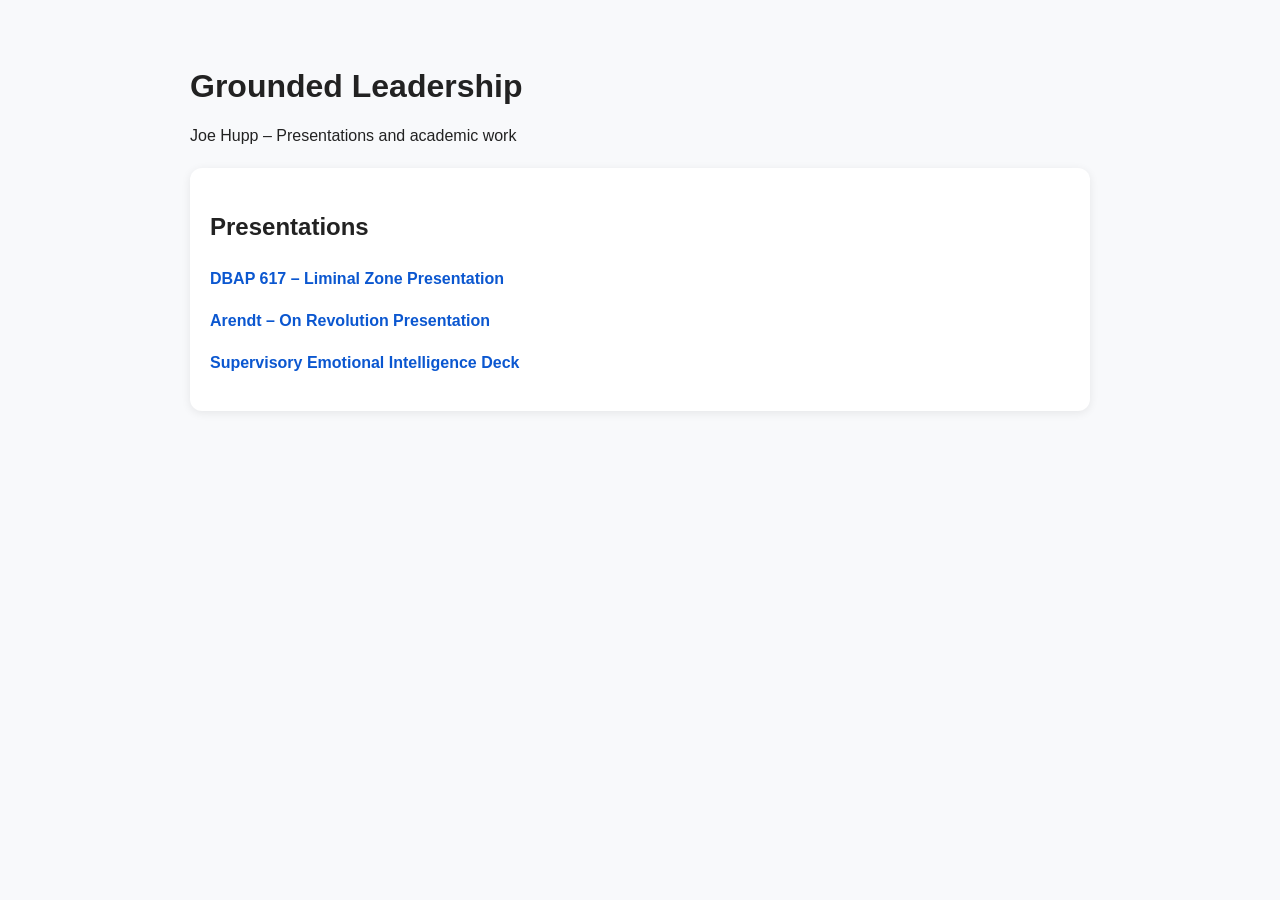
<file: index.html>
<!DOCTYPE html>
<html lang="en">
<head>
  <meta charset="UTF-8">
  <meta name="viewport" content="width=device-width, initial-scale=1.0">
  <title>Grounded Leadership – Joe Hupp</title>
  <style>
    body {
      font-family: Arial, sans-serif;
      max-width: 900px;
      margin: 0 auto;
      padding: 40px 20px;
      line-height: 1.6;
      background: #f8f9fb;
      color: #222;
    }
    h1 {
      margin-bottom: 10px;
    }
    p {
      margin-top: 0;
    }
    .card {
      background: white;
      border-radius: 12px;
      padding: 20px;
      margin: 20px 0;
      box-shadow: 0 2px 10px rgba(0,0,0,0.08);
    }
    a {
      color: #0b57d0;
      text-decoration: none;
      font-weight: 600;
    }
    a:hover {
      text-decoration: underline;
    }
  </style>
</head>
<body>
  <h1>Grounded Leadership</h1>
  <p>Joe Hupp – Presentations and academic work</p>

  <div class="card">
    <h2>Presentations</h2>
    <p><a href="./dbap617/">DBAP 617 – Liminal Zone Presentation</a></p>
    <p><a href="./arendt/arendt-deck.html">Arendt – On Revolution Presentation</a></p>
    <p><a href="./supervisory-ei/">Supervisory Emotional Intelligence Deck</a></p>
  </div>
</body>
</html>
</file>
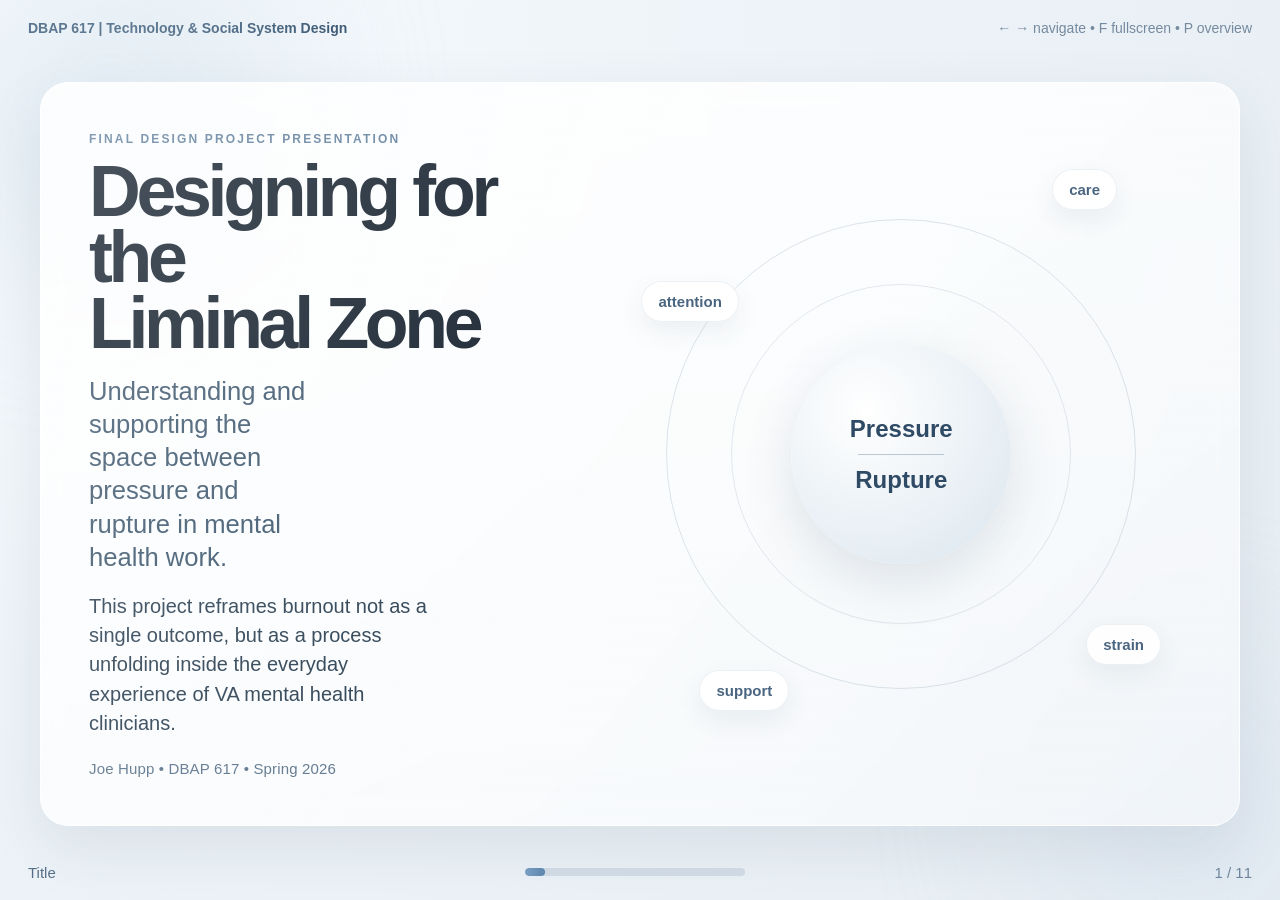
<file: dbap617/index.html>
<!DOCTYPE html>
<html lang="en">
<head>
  <meta charset="UTF-8" />
  <meta name="viewport" content="width=device-width, initial-scale=1.0" />
  <title>DBAP 617 | Liminal Zone Presentation</title>
  <link rel="stylesheet" href="styles.css" />
</head>
<body>
  <div class="bg-glow glow-1"></div>
  <div class="bg-glow glow-2"></div>

  <div class="deck-shell">
    <header class="topbar">
      <div class="course">DBAP 617 | Technology &amp; Social System Design</div>
      <div class="controls-hint">← → navigate • F fullscreen • P overview</div>
    </header>

    <main id="deck" class="deck">
      <section class="slide active" data-title="Title">
  <div class="slide-inner title-layout-v2">
    <div class="title-copy-v2">
      <p class="eyebrow">FINAL DESIGN PROJECT PRESENTATION</p>

      <h1 class="hero-title-v2">
        Designing for the<br />
        Liminal Zone
      </h1>

      <p class="hero-subtitle-v2">
        Understanding and supporting the space between pressure and rupture in mental health work.
      </p>

      <p class="hero-body-v2">
        This project reframes burnout not as a single outcome, but as a process unfolding inside the everyday experience of VA mental health clinicians.
      </p>

      <div class="hero-meta-v2">Joe Hupp • DBAP 617 • Spring 2026</div>
    </div>

    <div class="title-art-v2">
      <div class="hero-orbit hero-orbit-1"></div>
      <div class="hero-orbit hero-orbit-2"></div>
      <div class="hero-orbit hero-orbit-3"></div>

      <div class="hero-core-v2">
        <div class="hero-core-label">Pressure</div>
        <div class="hero-core-rule"></div>
        <div class="hero-core-label">Rupture</div>
      </div>

      <div class="hero-chip chip-a">care</div>
      <div class="hero-chip chip-b">attention</div>
      <div class="hero-chip chip-c">strain</div>
      <div class="hero-chip chip-d">support</div>
    </div>
  </div>
</section>

      <section class="slide" data-title="Problem">
        <div class="slide-inner two-col">
          <div>
            <p class="eyebrow">PROBLEM FRAMING</p>
            <h2>The work is continuous, not discrete.</h2>
            <p>
              VA mental health clinicians move through a continuous field of emotionally demanding encounters, administrative obligations, and rapid role transitions. The pressure of the work does not arrive in clean segments. It accumulates across interactions, responsibilities, interruptions, and expectations that remain active even as the clinician moves to the next task.
            </p>
            <p>
              What appears organizationally as burnout at the end of the process is lived much earlier as an unstable interval in which clinicians are still functioning, adapting, and trying to maintain care. The design problem begins there, before breakdown is visible.
            </p>
          </div>

          <div class="quote-panel">
            <p class="quote-text">
              “The problem is not burnout as an endpoint. The problem is the absence of structured support within the interval where strain is building but has not yet ruptured.”
            </p>
            <div class="pulse-line"></div>
            <p class="small-note">This presentation focuses on that interval.</p>
          </div>
        </div>
      </section>

      <section class="slide" data-title="Field of Experience">
        <div class="slide-inner field-layout">
          <div class="field-left">
            <p class="eyebrow">FIELD OF EXPERIENCE</p>
            <h2>Clinicians work inside a dynamic and unstable field.</h2>
            <p>
              The everyday work experience is structured by unresolved tensions: care and efficiency, responsiveness and documentation, human connection and bureaucratic requirement. These tensions do not disappear; they persist as conditions that shape attention, emotion, and judgment in real time.
            </p>
            <p>
              Because of this, pressure is not simply caused by one event. It emerges through an evolving field in which clinicians are continuously interpreting what matters, what can wait, and how to remain present while under load.
            </p>
          </div>

          <div class="field-right">
            <div class="field-diagram">
              <div class="field-orbit"></div>
              <div class="field-core">field of experience</div>

              <div class="field-pill pill-1">emotional presence</div>
              <div class="field-pill pill-2">task switching</div>
              <div class="field-pill pill-3">documentation</div>
              <div class="field-pill pill-4">colleague sense-making</div>
              <div class="field-pill pill-5">time pressure</div>
              <div class="field-pill pill-6">institutional demand</div>
            </div>
          </div>
        </div>
      </section>

      <section class="slide" data-title="Development">
        <div class="slide-inner two-col">
          <div>
            <p class="eyebrow">DEVELOPMENT OF THE IDEA</p>
            <h2>Burnout is better understood as a process than as a fixed state.</h2>
            <p>
              Conventional approaches tend to treat burnout as a measurable condition identified through surveys, indicators, or retrospective reporting. Those approaches are useful, but they privilege what becomes visible after the fact.
            </p>
            <p>
              This project begins earlier. It focuses on the unfolding process through which strain accumulates in real time, before it hardens into a recognizable organizational outcome.
            </p>
          </div>

          <div class="statement-panel">
            <div class="statement-card">
              <h3>Shift in framing</h3>
              <p>From measuring burnout after it appears...</p>
            </div>
            <div class="statement-arrow">↓</div>
            <div class="statement-card">
              <h3>Design opportunity</h3>
              <p>...to understanding how clinicians experience and manage emerging strain before rupture.</p>
            </div>
          </div>
        </div>
      </section>

      <section class="slide" data-title="Liminal Zone">
        <div class="slide-inner liminal-layout">
          <p class="eyebrow center-eyebrow">CORE CONCEPT</p>
          <h2 class="liminal-heading">
            The liminal zone is the in-between space where pressure is present, but not yet overwhelming.
          </h2>

          <div class="liminal-middle">
            <div class="liminal-side left-side">Pressure accumulation</div>

            <div class="liminal-center">
              <div class="liminal-orbit orbit-a"></div>
              <div class="liminal-orbit orbit-b"></div>
              <div class="liminal-core">Liminal<br />Zone</div>
            </div>

            <div class="liminal-side right-side">Rupture / breakdown</div>
          </div>

          <p class="liminal-paragraph">
            In this zone, experience is often pre-reflective. Clinicians may feel strain before they can name it. They notice subtle shifts in focus, patience, emotional responsiveness, or capacity, and often respond through small informal adjustments rather than formal requests for help. This is where intervention is still possible, but where organizational systems rarely see what is happening.
          </p>
        </div>
      </section>

      <section class="slide" data-title="Gap">
        <div class="slide-inner">
          <p class="eyebrow">STRUCTURAL GAP</p>
          <h2>A gap exists between lived experience and formal recognition.</h2>

          <div class="comparison-grid">
            <div class="comparison-card">
              <h3>Formal system logic</h3>
              <p>
                Policies, documentation requirements, metrics, and institutional supports are built to respond to conditions that can be named, measured, and categorized after they become legible to the organization.
              </p>
            </div>

            <div class="comparison-card">
              <h3>Lived practice logic</h3>
              <p>
                Clinicians manage emerging strain through moment-to-moment prioritization, internal self-regulation, behavioral adjustment, and brief interactions with colleagues that rarely enter formal systems at all.
              </p>
            </div>
          </div>

          <p class="lead-paragraph narrow">
            The liminal zone sits inside this disconnect. It is where strain is actively managed in practice while remaining largely invisible to the structures intended to support clinician well-being.
          </p>
        </div>
      </section>

      <section class="slide" data-title="Strategy">
        <div class="slide-inner">
          <p class="eyebrow">FUNDAMENTAL STRATEGY</p>
          <h2>Design for process rather than outcome.</h2>

          <div class="process-row">
            <div class="process-step">
              <div class="step-number">01</div>
              <h3>Recognition</h3>
              <p>
                Support clinicians in noticing subtle shifts in emotional and cognitive strain while they are still inside the flow of work.
              </p>
            </div>

            <div class="process-arrow">→</div>

            <div class="process-step">
              <div class="step-number">02</div>
              <h3>Communication</h3>
              <p>
                Create ways for emerging strain to become expressible without stigma, formal reporting burden, or workflow disruption.
              </p>
            </div>

            <div class="process-arrow">→</div>

            <div class="process-step">
              <div class="step-number">03</div>
              <h3>Response</h3>
              <p>
                Enable small, adaptive, context-sensitive adjustments before pressure hardens into exhaustion, disengagement, or error.
              </p>
            </div>
          </div>

          <p class="lead-paragraph narrow">
            These are not rigid stages. They are overlapping processes embedded within the clinician’s day, shaping how experience unfolds before rupture occurs.
          </p>
        </div>
      </section>

      <section class="slide" data-title="Conceptual Model">
        <div class="slide-inner two-col model-layout">
          <div>
            <p class="eyebrow">CONCEPTUAL MODEL</p>
            <h2>The design model locates intervention inside the zone between pressure and rupture.</h2>
            <p>
              The field of experience contains the ongoing demands of work. Pressure accumulates inside that field, the liminal zone emerges as a transitional condition, and rupture marks the point at which pressure exceeds the clinician’s capacity to manage it effectively.
            </p>
            <p>
              The model is dynamic rather than linear. Clinicians may move in and out of the liminal zone many times within a single day, which makes early recognition and flexible response more valuable than retrospective measurement alone.
            </p>
          </div>

          <div class="image-frame">
            <img src="assets/conceptmap.png" alt="Concept map showing the zone between pressure and rupture" />
          </div>
        </div>
      </section>

      <section class="slide" data-title="Evaluation">
        <div class="slide-inner two-col">
          <div>
            <p class="eyebrow">EVALUATION</p>
            <h2>What makes this an effective design intervention?</h2>
            <p>
              The design must remain grounded in lived experience rather than abstract metrics alone. It must be coherent enough to connect emotional, cognitive, relational, and organizational dimensions without reducing them to a single variable.
            </p>
            <p>
              It must also be feasible inside actual work conditions. If it creates additional administrative burden or depends on ideal circumstances, it will fail the reality of practice.
            </p>
          </div>

          <div class="criteria-panel">
            <div class="criteria-item">
              <h3>Relevance</h3>
              <p>Grounded in the real experience of clinicians rather than only in retrospective outcomes.</p>
            </div>
            <div class="criteria-item">
              <h3>Coherence</h3>
              <p>Connects emotional, cognitive, relational, and organizational dimensions into one frame.</p>
            </div>
            <div class="criteria-item">
              <h3>Feasibility</h3>
              <p>Works through small, embedded interventions rather than requiring structural overhaul.</p>
            </div>
            <div class="criteria-item">
              <h3>Impact</h3>
              <p>Intervenes earlier, where support can still influence how the process unfolds.</p>
            </div>
          </div>
        </div>
      </section>

      <section class="slide" data-title="Business / Adoption">
        <div class="slide-inner two-col">
          <div>
            <p class="eyebrow">BUSINESS / ADOPTION ARGUMENT</p>
            <h2>Why this matters organizationally.</h2>
            <p>
              Burnout carries costs in turnover, absenteeism, disengagement, and reduced continuity of care. Most systems respond after strain has already hardened into visible outcomes. This project shifts attention upstream.
            </p>
            <p>
              Because the design is oriented toward small-scale, embedded supports, it can begin as a low-risk prototype rather than a full structural overhaul. That makes it easier to test, refine, and adopt within existing conditions of practice.
            </p>
          </div>

          <div class="impact-panel">
            <div class="impact-chip-row">
              <span>Earlier recognition</span>
              <span>Lower-risk pilot path</span>
              <span>Retention support</span>
              <span>Continuity of care</span>
            </div>

            <p class="impact-copy">
              The economic case is not based on a single product promise. It is based on preventive organizational capability: creating a way to respond to emerging strain before it becomes more costly to both the clinician and the system.
            </p>
          </div>
        </div>
      </section>

      <section class="slide" data-title="Conclusion">
        <div class="slide-inner closing-layout">
          <p class="eyebrow center-eyebrow">CONCLUSION</p>
          <h2>Design begins by seeing the zone that existing systems miss.</h2>
          <p class="closing-text">
            This inquiry reframes burnout not as a discrete condition, but as a process unfolding within the everyday flow of work. By focusing on the liminal zone between pressure and rupture, it identifies a region of experience where clinicians are still adapting, still functioning, and still open to support.
          </p>
          <p class="closing-text">
            The contribution of the project is conceptual and practical at once: it defines a neglected design space, and it proposes that meaningful intervention begins not after rupture, but inside the lived interval that comes before it.
          </p>
          <div class="closing-line"></div>
          <p class="thanks">Thank you</p>
        </div>
      </section>
    </main>

    <footer class="bottombar">
      <div id="slideTitle" class="slide-title">Title</div>
      <div class="progress-wrap">
        <div class="progress-track">
          <div id="progressFill" class="progress-fill"></div>
        </div>
      </div>
      <div id="counter" class="counter">1 / 10</div>
    </footer>
  </div>

  <div id="overview" class="overview hidden"></div>

  <script src="script.js"></script>
</body>
</html>
</file>
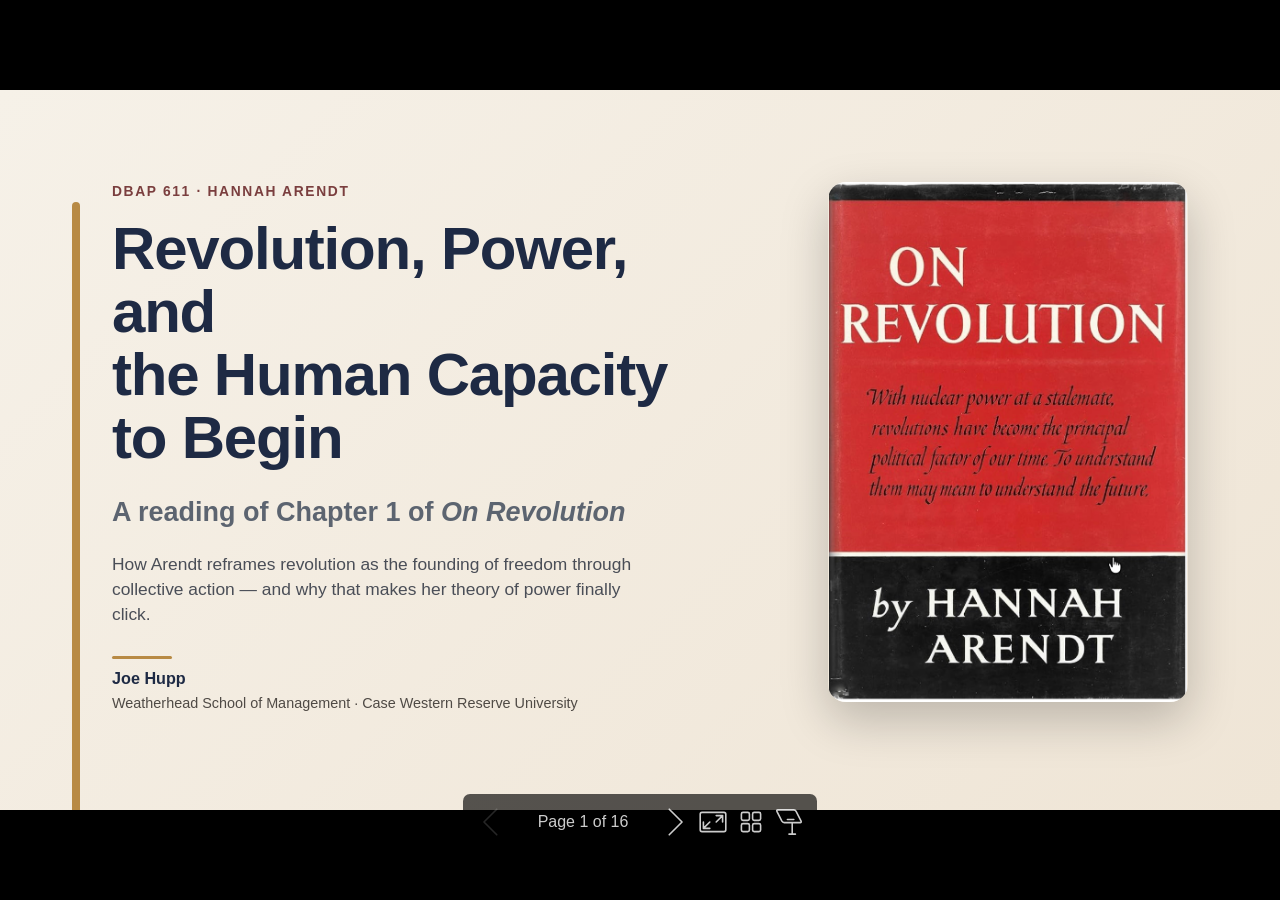
<file: arendt/arendt-deck.html>
<!DOCTYPE html><html lang="en-US"><head><title>Opening Story</title><meta property="og:title" content="Opening Story"><meta charset="UTF-8"><meta name="viewport" content="width=device-width,height=device-height,initial-scale=1.0"><meta name="apple-mobile-web-app-capable" content="yes"><meta http-equiv="X-UA-Compatible" content="ie=edge"><meta property="og:type" content="website"><meta name="twitter:card" content="summary"><style>@media screen{body[data-bespoke-view=""] .bespoke-marp-parent>.bespoke-marp-osc>button,body[data-bespoke-view=next] .bespoke-marp-parent>.bespoke-marp-osc>button,body[data-bespoke-view=overview] button.bespoke-marp-overview-close,body[data-bespoke-view=presenter] .bespoke-marp-presenter-container .bespoke-marp-presenter-info-container .bespoke-marp-presenter-info-page-area .bespoke-marp-presenter-info-page,body[data-bespoke-view=presenter] .bespoke-marp-presenter-container .bespoke-marp-presenter-info-container button,body[data-bespoke-view=presenter] .bespoke-marp-presenter-container .bespoke-marp-presenter-note-container button{appearance:none;background-color:initial;border:0;color:inherit;cursor:pointer;font-size:inherit;opacity:.8;outline:none;padding:0;transition:opacity .2s linear;-webkit-tap-highlight-color:transparent}body[data-bespoke-view=""] .bespoke-marp-parent>.bespoke-marp-osc>button:disabled,body[data-bespoke-view=next] .bespoke-marp-parent>.bespoke-marp-osc>button:disabled,body[data-bespoke-view=overview] button.bespoke-marp-overview-close:disabled,body[data-bespoke-view=presenter] .bespoke-marp-presenter-container .bespoke-marp-presenter-info-container .bespoke-marp-presenter-info-page-area .bespoke-marp-presenter-info-page:disabled,body[data-bespoke-view=presenter] .bespoke-marp-presenter-container .bespoke-marp-presenter-info-container button:disabled,body[data-bespoke-view=presenter] .bespoke-marp-presenter-container .bespoke-marp-presenter-note-container button:disabled{cursor:not-allowed;opacity:.15!important}body[data-bespoke-view=""] .bespoke-marp-parent>.bespoke-marp-osc>button:hover,body[data-bespoke-view=next] .bespoke-marp-parent>.bespoke-marp-osc>button:hover,body[data-bespoke-view=overview] button.bespoke-marp-overview-close:hover,body[data-bespoke-view=presenter] .bespoke-marp-presenter-container .bespoke-marp-presenter-info-container .bespoke-marp-presenter-info-page-area .bespoke-marp-presenter-info-page:hover,body[data-bespoke-view=presenter] .bespoke-marp-presenter-container .bespoke-marp-presenter-info-container button:hover,body[data-bespoke-view=presenter] .bespoke-marp-presenter-container .bespoke-marp-presenter-note-container button:hover{opacity:1}body[data-bespoke-view=""] .bespoke-marp-parent>.bespoke-marp-osc>button:hover:active,body[data-bespoke-view=next] .bespoke-marp-parent>.bespoke-marp-osc>button:hover:active,body[data-bespoke-view=overview] button.bespoke-marp-overview-close:hover:active,body[data-bespoke-view=presenter] .bespoke-marp-presenter-container .bespoke-marp-presenter-info-container .bespoke-marp-presenter-info-page-area .bespoke-marp-presenter-info-page:hover:active,body[data-bespoke-view=presenter] .bespoke-marp-presenter-container .bespoke-marp-presenter-info-container button:hover:active,body[data-bespoke-view=presenter] .bespoke-marp-presenter-container .bespoke-marp-presenter-note-container button:hover:active{opacity:.6}body[data-bespoke-view=""] .bespoke-marp-parent>.bespoke-marp-osc>button:hover:not(:disabled),body[data-bespoke-view=next] .bespoke-marp-parent>.bespoke-marp-osc>button:hover:not(:disabled),body[data-bespoke-view=overview] button.bespoke-marp-overview-close:hover:not(:disabled),body[data-bespoke-view=presenter] .bespoke-marp-presenter-container .bespoke-marp-presenter-info-container .bespoke-marp-presenter-info-page-area .bespoke-marp-presenter-info-page:hover:not(:disabled),body[data-bespoke-view=presenter] .bespoke-marp-presenter-container .bespoke-marp-presenter-info-container button:hover:not(:disabled),body[data-bespoke-view=presenter] .bespoke-marp-presenter-container .bespoke-marp-presenter-note-container button:hover:not(:disabled){transition:none}body[data-bespoke-view=""] .bespoke-marp-parent>.bespoke-marp-osc>button[data-bespoke-marp-osc=prev],body[data-bespoke-view=next] .bespoke-marp-parent>.bespoke-marp-osc>button[data-bespoke-marp-osc=prev],body[data-bespoke-view=presenter] .bespoke-marp-presenter-container .bespoke-marp-presenter-info-container button.bespoke-marp-presenter-info-page-prev{background:#0000 url("[data-uri]") no-repeat 50%;background-size:contain;overflow:hidden;text-indent:100%;white-space:nowrap}body[data-bespoke-view=""] .bespoke-marp-parent>.bespoke-marp-osc>button[data-bespoke-marp-osc=next],body[data-bespoke-view=next] .bespoke-marp-parent>.bespoke-marp-osc>button[data-bespoke-marp-osc=next],body[data-bespoke-view=presenter] .bespoke-marp-presenter-container .bespoke-marp-presenter-info-container button.bespoke-marp-presenter-info-page-next{background:#0000 url("[data-uri]") no-repeat 50%;background-size:contain;overflow:hidden;text-indent:100%;white-space:nowrap}body[data-bespoke-view=""] .bespoke-marp-parent>.bespoke-marp-osc>button[data-bespoke-marp-osc=fullscreen],body[data-bespoke-view=next] .bespoke-marp-parent>.bespoke-marp-osc>button[data-bespoke-marp-osc=fullscreen]{background:#0000 url("[data-uri]") no-repeat 50%;background-size:contain;overflow:hidden;text-indent:100%;white-space:nowrap}body[data-bespoke-view=""] .bespoke-marp-parent>.bespoke-marp-osc>button.exit[data-bespoke-marp-osc=fullscreen],body[data-bespoke-view=next] .bespoke-marp-parent>.bespoke-marp-osc>button.exit[data-bespoke-marp-osc=fullscreen]{background-image:url("[data-uri]")}body[data-bespoke-view=""] .bespoke-marp-parent>.bespoke-marp-osc>button[data-bespoke-marp-osc=presenter],body[data-bespoke-view=next] .bespoke-marp-parent>.bespoke-marp-osc>button[data-bespoke-marp-osc=presenter]{background:#0000 url("[data-uri]") no-repeat 50%;background-size:contain;overflow:hidden;text-indent:100%;white-space:nowrap}body[data-bespoke-view=overview] button.bespoke-marp-overview-close,body[data-bespoke-view=presenter] .bespoke-marp-presenter-container .bespoke-marp-presenter-note-container button.bespoke-marp-presenter-note-bigger{background:#0000 url("[data-uri]") no-repeat 50%;background-size:contain;overflow:hidden;text-indent:100%;white-space:nowrap}body[data-bespoke-view=presenter] .bespoke-marp-presenter-container .bespoke-marp-presenter-note-container button.bespoke-marp-presenter-note-smaller{background:#0000 url("[data-uri]") no-repeat 50%;background-size:contain;overflow:hidden;text-indent:100%;white-space:nowrap}body[data-bespoke-view=""] .bespoke-marp-parent>.bespoke-marp-osc>button[data-bespoke-marp-osc=overview],body[data-bespoke-view=next] .bespoke-marp-parent>.bespoke-marp-osc>button[data-bespoke-marp-osc=overview]{background:#0000 url("[data-uri]") no-repeat 50%;background-size:contain;overflow:hidden;text-indent:100%;white-space:nowrap}}@keyframes __bespoke_marp_transition_reduced_outgoing__{0%{opacity:1}to{opacity:0}}@keyframes __bespoke_marp_transition_reduced_incoming__{0%{mix-blend-mode:plus-lighter;opacity:0}to{mix-blend-mode:plus-lighter;opacity:1}}.bespoke-marp-note,.bespoke-marp-osc,.bespoke-progress-parent{display:none;transition:none}@media screen{::view-transition-group(*){animation-duration:var(--marp-bespoke-transition-animation-duration,.5s);animation-timing-function:ease}::view-transition-new(*),::view-transition-old(*){animation-delay:0s;animation-direction:var(--marp-bespoke-transition-animation-direction,normal);animation-duration:var(--marp-bespoke-transition-animation-duration,.5s);animation-fill-mode:both;animation-name:var(--marp-bespoke-transition-animation-name,var(--marp-bespoke-transition-animation-name-fallback,__bespoke_marp_transition_no_animation__));mix-blend-mode:normal}::view-transition-old(*){--marp-bespoke-transition-animation-name-fallback:__bespoke_marp_transition_reduced_outgoing__;animation-timing-function:ease}::view-transition-new(*){--marp-bespoke-transition-animation-name-fallback:__bespoke_marp_transition_reduced_incoming__;animation-timing-function:ease}::view-transition-new(root),::view-transition-old(root){animation-timing-function:linear}::view-transition-new(__bespoke_marp_transition_osc__),::view-transition-old(__bespoke_marp_transition_osc__){animation-duration:0s!important;animation-name:__bespoke_marp_transition_osc__!important}::view-transition-new(__bespoke_marp_transition_osc__){opacity:0!important}.bespoke-marp-transition-warming-up::view-transition-group(*),.bespoke-marp-transition-warming-up::view-transition-new(*),.bespoke-marp-transition-warming-up::view-transition-old(*){animation-play-state:paused!important}body,html{height:100%;margin:0}body{background:#000;overflow:hidden}svg.bespoke-marp-slide{content-visibility:hidden;interactivity:inert;opacity:0;pointer-events:none;z-index:-1}svg.bespoke-marp-slide:not(.bespoke-marp-active) *{view-transition-name:none!important}svg.bespoke-marp-slide.bespoke-marp-active{content-visibility:visible;interactivity:auto;opacity:1;pointer-events:auto;z-index:0}svg.bespoke-marp-slide.bespoke-marp-active.bespoke-marp-active-ready *{animation-name:__bespoke_marp__!important}@supports not (content-visibility:hidden){svg.bespoke-marp-slide[data-bespoke-marp-load=hideable]{display:none}svg.bespoke-marp-slide[data-bespoke-marp-load=hideable].bespoke-marp-active{display:block}}}@media screen and (prefers-reduced-motion:reduce){svg.bespoke-marp-slide *{view-transition-name:none!important}}@media screen{[data-bespoke-marp-fragment=inactive]{visibility:hidden}body[data-bespoke-view=""] .bespoke-marp-parent,body[data-bespoke-view=next] .bespoke-marp-parent{inset:0;position:absolute}body[data-bespoke-view=""] .bespoke-marp-parent>.bespoke-marp-osc,body[data-bespoke-view=next] .bespoke-marp-parent>.bespoke-marp-osc{background:#000000a6;border-radius:7px;bottom:50px;color:#fff;contain:paint;display:block;font-family:Helvetica,Arial,sans-serif;font-size:16px;left:50%;line-height:0;opacity:1;padding:12px;position:absolute;touch-action:manipulation;transform:translateX(-50%);transition:opacity .2s linear;-webkit-user-select:none;user-select:none;view-transition-name:__bespoke_marp_transition_osc__;white-space:nowrap;will-change:transform;z-index:1}body[data-bespoke-view=""] .bespoke-marp-parent>.bespoke-marp-osc>:where(*),body[data-bespoke-view=next] .bespoke-marp-parent>.bespoke-marp-osc>:where(*){margin-left:6px}body[data-bespoke-view=""] .bespoke-marp-parent>.bespoke-marp-osc>:where(*):where(:first-child),body[data-bespoke-view=next] .bespoke-marp-parent>.bespoke-marp-osc>:where(*):where(:first-child){margin-left:0}body[data-bespoke-view=""] .bespoke-marp-parent>.bespoke-marp-osc>span,body[data-bespoke-view=next] .bespoke-marp-parent>.bespoke-marp-osc>span{opacity:.8}body[data-bespoke-view=""] .bespoke-marp-parent>.bespoke-marp-osc>span[data-bespoke-marp-osc=page],body[data-bespoke-view=next] .bespoke-marp-parent>.bespoke-marp-osc>span[data-bespoke-marp-osc=page]{display:inline-block;min-width:140px;text-align:center}body[data-bespoke-view=""] .bespoke-marp-parent>.bespoke-marp-osc>button[data-bespoke-marp-osc=fullscreen],body[data-bespoke-view=""] .bespoke-marp-parent>.bespoke-marp-osc>button[data-bespoke-marp-osc=next],body[data-bespoke-view=""] .bespoke-marp-parent>.bespoke-marp-osc>button[data-bespoke-marp-osc=overview],body[data-bespoke-view=""] .bespoke-marp-parent>.bespoke-marp-osc>button[data-bespoke-marp-osc=presenter],body[data-bespoke-view=""] .bespoke-marp-parent>.bespoke-marp-osc>button[data-bespoke-marp-osc=prev],body[data-bespoke-view=next] .bespoke-marp-parent>.bespoke-marp-osc>button[data-bespoke-marp-osc=fullscreen],body[data-bespoke-view=next] .bespoke-marp-parent>.bespoke-marp-osc>button[data-bespoke-marp-osc=next],body[data-bespoke-view=next] .bespoke-marp-parent>.bespoke-marp-osc>button[data-bespoke-marp-osc=overview],body[data-bespoke-view=next] .bespoke-marp-parent>.bespoke-marp-osc>button[data-bespoke-marp-osc=presenter],body[data-bespoke-view=next] .bespoke-marp-parent>.bespoke-marp-osc>button[data-bespoke-marp-osc=prev]{height:32px;line-height:32px;width:32px}body[data-bespoke-view=""] .bespoke-marp-parent.bespoke-marp-inactive,body[data-bespoke-view=next] .bespoke-marp-parent.bespoke-marp-inactive{cursor:none}body[data-bespoke-view=""] .bespoke-marp-parent.bespoke-marp-inactive>.bespoke-marp-osc,body[data-bespoke-view=next] .bespoke-marp-parent.bespoke-marp-inactive>.bespoke-marp-osc{opacity:0;pointer-events:none}body[data-bespoke-view=""] svg.bespoke-marp-slide,body[data-bespoke-view=next] svg.bespoke-marp-slide{height:100%;left:0;position:absolute;top:0;width:100%}body[data-bespoke-view=""] .bespoke-progress-parent{background:#222;display:flex;height:5px;width:100%}body[data-bespoke-view=""] .bespoke-progress-parent+:where(.bespoke-marp-parent){top:5px}body[data-bespoke-view=""] .bespoke-progress-parent .bespoke-progress-bar{background:#0288d1;flex:0 0 0;transition:flex-basis .2s cubic-bezier(0,1,1,1)}body[data-bespoke-view=next]{background:#0000}body[data-bespoke-view=presenter]{background:#161616}body[data-bespoke-view=presenter] .bespoke-marp-presenter-container{display:grid;font-family:Helvetica,Arial,sans-serif;grid-template:"current dragbar next" minmax(140px,1fr) "current dragbar note" 2fr "info    dragbar note" 3em;grid-template-columns:minmax(3px,var(--bespoke-marp-presenter-split-ratio,66%)) 0 minmax(3px,1fr);height:100%;left:0;position:absolute;top:0;width:100%}body[data-bespoke-view=presenter] .bespoke-marp-presenter-container :where(.bespoke-marp-parent){grid-area:current;overflow:hidden;position:relative}body[data-bespoke-view=presenter] .bespoke-marp-presenter-container :where(.bespoke-marp-parent) :where(svg.bespoke-marp-slide){height:calc(100% - 40px);left:20px;pointer-events:none;position:absolute;top:20px;-webkit-user-select:none;user-select:none;width:calc(100% - 40px)}body[data-bespoke-view=presenter] .bespoke-marp-presenter-container :where(.bespoke-marp-parent) :where(svg.bespoke-marp-slide).bespoke-marp-active{filter:drop-shadow(0 3px 10px rgba(0,0,0,.5))}body[data-bespoke-view=presenter] .bespoke-marp-presenter-container .bespoke-marp-presenter-dragbar-container{background:#0288d1;cursor:col-resize;grid-area:dragbar;margin-left:-3px;opacity:0;position:relative;transition:opacity .4s linear .1s;width:6px;z-index:10}body[data-bespoke-view=presenter] .bespoke-marp-presenter-container .bespoke-marp-presenter-dragbar-container:hover{opacity:1}body[data-bespoke-view=presenter] .bespoke-marp-presenter-container .bespoke-marp-presenter-dragbar-container.active{opacity:1;transition-delay:0s}body[data-bespoke-view=presenter] .bespoke-marp-presenter-container .bespoke-marp-presenter-next-container{background:#222;cursor:pointer;display:none;grid-area:next;overflow:hidden;position:relative}body[data-bespoke-view=presenter] .bespoke-marp-presenter-container .bespoke-marp-presenter-next-container.active{display:block}body[data-bespoke-view=presenter] .bespoke-marp-presenter-container .bespoke-marp-presenter-next-container iframe.bespoke-marp-presenter-next{background:#0000;border:0;display:block;filter:drop-shadow(0 3px 10px rgba(0,0,0,.5));height:calc(100% - 40px);left:20px;pointer-events:none;position:absolute;interactivity:inert;top:20px;-webkit-user-select:none;user-select:none;width:calc(100% - 40px)}body[data-bespoke-view=presenter] .bespoke-marp-presenter-container .bespoke-marp-presenter-note-container{background:#222;color:#eee;grid-area:note;position:relative;z-index:1}body[data-bespoke-view=presenter] .bespoke-marp-presenter-container .bespoke-marp-presenter-note-container button{height:1.5em;line-height:1.5em;width:1.5em}body[data-bespoke-view=presenter] .bespoke-marp-presenter-container .bespoke-marp-presenter-note-container .bespoke-marp-presenter-note-wrapper{display:block;inset:0;position:absolute}body[data-bespoke-view=presenter] .bespoke-marp-presenter-container .bespoke-marp-presenter-note-container .bespoke-marp-presenter-note-buttons{background:#000000a6;border-radius:4px;bottom:0;display:flex;gap:4px;margin:12px;opacity:0;padding:6px;pointer-events:none;position:absolute;right:0;transition:opacity .2s linear}body[data-bespoke-view=presenter] .bespoke-marp-presenter-container .bespoke-marp-presenter-note-container .bespoke-marp-presenter-note-buttons:focus-within,body[data-bespoke-view=presenter] .bespoke-marp-presenter-container .bespoke-marp-presenter-note-container .bespoke-marp-presenter-note-wrapper:focus-within+.bespoke-marp-presenter-note-buttons,body[data-bespoke-view=presenter] .bespoke-marp-presenter-container .bespoke-marp-presenter-note-container:hover .bespoke-marp-presenter-note-buttons{opacity:1;pointer-events:auto}body[data-bespoke-view=presenter] .bespoke-marp-presenter-container .bespoke-marp-presenter-note-container .bespoke-marp-note{box-sizing:border-box;font-size:calc(1.1em*var(--bespoke-marp-note-font-scale, 1));height:calc(100% - 40px);margin:20px;overflow:auto;padding-right:3px;white-space:pre-wrap;width:calc(100% - 40px);word-wrap:break-word;scrollbar-color:#eeeeee80 #0000;scrollbar-width:thin}body[data-bespoke-view=presenter] .bespoke-marp-presenter-container .bespoke-marp-presenter-note-container .bespoke-marp-note::-webkit-scrollbar{width:6px}body[data-bespoke-view=presenter] .bespoke-marp-presenter-container .bespoke-marp-presenter-note-container .bespoke-marp-note::-webkit-scrollbar-track{background:#0000}body[data-bespoke-view=presenter] .bespoke-marp-presenter-container .bespoke-marp-presenter-note-container .bespoke-marp-note::-webkit-scrollbar-thumb{background:#eeeeee80;border-radius:6px}body[data-bespoke-view=presenter] .bespoke-marp-presenter-container .bespoke-marp-presenter-note-container .bespoke-marp-note:empty{pointer-events:none}body[data-bespoke-view=presenter] .bespoke-marp-presenter-container .bespoke-marp-presenter-note-container .bespoke-marp-note.active{display:block}body[data-bespoke-view=presenter] .bespoke-marp-presenter-container .bespoke-marp-presenter-note-container .bespoke-marp-note p:first-child{margin-top:0}body[data-bespoke-view=presenter] .bespoke-marp-presenter-container .bespoke-marp-presenter-note-container .bespoke-marp-note p:last-child{margin-bottom:0}body[data-bespoke-view=presenter] .bespoke-marp-presenter-container .bespoke-marp-presenter-info-container{align-items:center;box-sizing:border-box;color:#eee;display:flex;flex-wrap:nowrap;grid-area:info;justify-content:center;overflow:hidden;padding:0 10px}body[data-bespoke-view=presenter] .bespoke-marp-presenter-container .bespoke-marp-presenter-info-container .bespoke-marp-presenter-info-page-area,body[data-bespoke-view=presenter] .bespoke-marp-presenter-container .bespoke-marp-presenter-info-container .bespoke-marp-presenter-info-time,body[data-bespoke-view=presenter] .bespoke-marp-presenter-container .bespoke-marp-presenter-info-container .bespoke-marp-presenter-info-timer{box-sizing:border-box;display:block;padding:0 10px;white-space:nowrap;width:100%}body[data-bespoke-view=presenter] .bespoke-marp-presenter-container .bespoke-marp-presenter-info-container button{height:1.5em;line-height:1.5em;width:1.5em}body[data-bespoke-view=presenter] .bespoke-marp-presenter-container .bespoke-marp-presenter-info-container .bespoke-marp-presenter-info-page-area{order:2;text-align:center}body[data-bespoke-view=presenter] .bespoke-marp-presenter-container .bespoke-marp-presenter-info-container .bespoke-marp-presenter-info-page-area .bespoke-marp-presenter-info-page{display:inline-block;min-width:120px;text-align:center}body[data-bespoke-view=presenter] .bespoke-marp-presenter-container .bespoke-marp-presenter-info-container .bespoke-marp-presenter-info-time{color:#999;order:1;text-align:left}body[data-bespoke-view=presenter] .bespoke-marp-presenter-container .bespoke-marp-presenter-info-container .bespoke-marp-presenter-info-timer{color:#999;order:3;text-align:right}body[data-bespoke-view=presenter] .bespoke-marp-presenter-container .bespoke-marp-presenter-info-container .bespoke-marp-presenter-info-timer:hover{cursor:pointer}body[data-bespoke-view=overview]{background:#161616;overflow:auto}body[data-bespoke-view=overview] [data-bespoke-marp-fragment=inactive]{visibility:visible}body[data-bespoke-view=overview] .bespoke-marp-overview-header{backdrop-filter:blur(4px);background:#222222d9;box-shadow:0 3px 10px #00000080;box-sizing:border-box;display:flex;height:48px;inset:0 0 auto;justify-content:flex-end;padding:10px;position:fixed;z-index:1}body[data-bespoke-view=overview] button.bespoke-marp-overview-close{height:28px;line-height:28px;transform:rotate(45deg);width:28px}body[data-bespoke-view=overview] .bespoke-marp-parent{display:grid;gap:40px;grid-template-columns:repeat(auto-fit,minmax(0,240px));justify-content:space-around;padding:30px}body[data-bespoke-view=overview] .bespoke-marp-parent svg.bespoke-marp-slide{--bov-selected:#0000;--bov-focus:#161616;--bov-focus-outline:#0000;background-image:conic-gradient(#161616 0 0),conic-gradient(var(--bov-focus) 0 0),conic-gradient(var(--bov-focus-outline) 0 0),conic-gradient(var(--bov-selected) 0 0);background-position:5px 5px,3px 3px,2px 2px,0 0;background-repeat:no-repeat;background-size:calc(100% - 10px) calc(100% - 10px),calc(100% - 6px) calc(100% - 6px),calc(100% - 4px) calc(100% - 4px),100% 100%;content-visibility:visible;cursor:pointer;filter:drop-shadow(0 3px 10px rgba(0,0,0,.5));margin:-6px;padding:6px;interactivity:auto;opacity:1;outline:0;pointer-events:auto;scroll-margin-block:30px;width:100%;z-index:0}body[data-bespoke-view=overview] .bespoke-marp-parent svg.bespoke-marp-slide *,body[data-bespoke-view=overview] .bespoke-marp-parent svg.bespoke-marp-slide.bespoke-marp-active *{pointer-events:none;interactivity:inert}body[data-bespoke-view=overview] .bespoke-marp-parent svg.bespoke-marp-slide:active,body[data-bespoke-view=overview] .bespoke-marp-parent svg.bespoke-marp-slide:focus-visible,body[data-bespoke-view=overview] .bespoke-marp-parent svg.bespoke-marp-slide:hover{--bov-focus-outline:#161616}body[data-bespoke-view=overview] .bespoke-marp-parent svg.bespoke-marp-slide:focus-visible,body[data-bespoke-view=overview] .bespoke-marp-parent svg.bespoke-marp-slide:hover{--bov-focus:#999}body[data-bespoke-view=overview] .bespoke-marp-parent svg.bespoke-marp-slide:active{--bov-focus:#eee}body[data-bespoke-view=overview] .bespoke-marp-parent svg.bespoke-marp-slide.bespoke-marp-active{--bov-selected:#0288d1}body[data-bespoke-view=overview]:has(.bespoke-marp-overview-header) .bespoke-marp-parent{padding-top:78px}body[data-bespoke-view=overview]:has(.bespoke-marp-overview-header) .bespoke-marp-parent svg.bespoke-marp-slide{scroll-margin-top:78px}.bespoke-marp-overview{background:#000000a6;inset:0;opacity:0;pointer-events:none;position:fixed;transition:opacity .1s ease;z-index:10}.bespoke-marp-overview iframe{background:#222;border:0;display:block;height:100%;left:0;position:absolute;top:0;width:100%}.bespoke-marp-overview[data-open="1"]{opacity:1;pointer-events:auto}}@media print{.bespoke-marp-overview,.bespoke-marp-presenter-info-container,.bespoke-marp-presenter-next-container,.bespoke-marp-presenter-note-container{display:none}}</style><style>div#\:\$p > svg > foreignObject > section{width:1280px;height:720px;box-sizing:border-box;overflow:hidden;position:relative;scroll-snap-align:center center;-webkit-text-size-adjust:100%;text-size-adjust:100%}div#\:\$p > svg > foreignObject > section::after{bottom:0;content:attr(data-marpit-pagination);padding:inherit;pointer-events:none;position:absolute;right:0}div#\:\$p > svg > foreignObject > section:not([data-marpit-pagination])::after{display:none}div#\:\$p > svg > foreignObject > section :is(h1, marp-h1){font-size:2em;margin-block:0.67em}div#\:\$p > svg > foreignObject > section video::-webkit-media-controls{will-change:transform}@page {size:1280px 720px;margin:0}@media print{html, body{background-color:#fff;margin:0;page-break-inside:avoid;break-inside:avoid-page}div#\:\$p > svg > foreignObject > section{page-break-before:always;break-before:page}div#\:\$p > svg > foreignObject > section, div#\:\$p > svg > foreignObject > section *{-webkit-print-color-adjust:exact!important;animation-delay:0s!important;animation-duration:0s!important;color-adjust:exact!important;print-color-adjust:exact!important;transition:none!important}div#\:\$p > svg[data-marpit-svg]{display:block;height:100vh;width:100vw}}div#\:\$p > svg > foreignObject > section{--fgColor-danger:light-dark(#d1242f, #f85149);--bgColor-attention-muted:light-dark(#fff8c5, #bb800926);--bgColor-muted:light-dark(#f6f8fa, #151b23);--bgColor-neutral-muted:light-dark(#818b981f, #656c7633);--borderColor-accent-emphasis:light-dark(#0969da, #1f6feb);--borderColor-attention-emphasis:light-dark(#9a6700, #9e6a03);--borderColor-danger-emphasis:light-dark(#cf222e, #da3633);--borderColor-default:light-dark(#d1d9e0, #3d444d);--borderColor-done-emphasis:light-dark(#8250df, #8957e5);--borderColor-success-emphasis:light-dark(#1a7f37, #238636);--color-prettylights-syntax-brackethighlighter-angle:light-dark(#59636e, #9198a1);--color-prettylights-syntax-brackethighlighter-unmatched:light-dark(#82071e, #f85149);--color-prettylights-syntax-carriage-return-bg:light-dark(#cf222e, #b62324);--color-prettylights-syntax-carriage-return-text:light-dark(#f6f8fa, #f0f6fc);--color-prettylights-syntax-comment:light-dark(#59636e, #9198a1);--color-prettylights-syntax-constant:light-dark(#0550ae, #79c0ff);--color-prettylights-syntax-constant-other-reference-link:light-dark(#0a3069, #a5d6ff);--color-prettylights-syntax-entity:light-dark(#6639ba, #d2a8ff);--color-prettylights-syntax-entity-tag:light-dark(#0550ae, #7ee787);--color-prettylights-syntax-invalid-illegal-text:light-dark(var(--fgColor-danger), var(--fgColor-danger));--color-prettylights-syntax-keyword:light-dark(#cf222e, #ff7b72);--color-prettylights-syntax-markup-changed-bg:light-dark(#ffd8b5, #5a1e02);--color-prettylights-syntax-markup-changed-text:light-dark(#953800, #ffdfb6);--color-prettylights-syntax-markup-deleted-bg:light-dark(#ffebe9, #67060c);--color-prettylights-syntax-markup-deleted-text:light-dark(#82071e, #ffdcd7);--color-prettylights-syntax-markup-heading:light-dark(#0550ae, #1f6feb);--color-prettylights-syntax-markup-ignored-bg:light-dark(#0550ae, #1158c7);--color-prettylights-syntax-markup-ignored-text:light-dark(#d1d9e0, #f0f6fc);--color-prettylights-syntax-markup-inserted-bg:light-dark(#dafbe1, #033a16);--color-prettylights-syntax-markup-inserted-text:light-dark(#116329, #aff5b4);--color-prettylights-syntax-markup-list:light-dark(#3b2300, #f2cc60);--color-prettylights-syntax-meta-diff-range:light-dark(#8250df, #d2a8ff);--color-prettylights-syntax-string:light-dark(#0a3069, #a5d6ff);--color-prettylights-syntax-string-regexp:light-dark(#116329, #7ee787);--color-prettylights-syntax-sublimelinter-gutter-mark:light-dark(#818b98, #3d444d);--color-prettylights-syntax-variable:light-dark(#953800, #ffa657);--fgColor-accent:light-dark(#0969da, #4493f8);--fgColor-attention:light-dark(#9a6700, #d29922);--fgColor-done:light-dark(#8250df, #ab7df8);--fgColor-muted:light-dark(#59636e, #9198a1);--fgColor-success:light-dark(#1a7f37, #3fb950);--bgColor-default:light-dark(#fff, #0d1117);--borderColor-muted:light-dark(#d1d9e0b3, #3d444db3);--color-prettylights-syntax-invalid-illegal-bg:light-dark(var(--bgColor-danger-muted), var(--bgColor-danger-muted));--color-prettylights-syntax-markup-bold:light-dark(#1f2328, #f0f6fc);--color-prettylights-syntax-markup-italic:light-dark(#1f2328, #f0f6fc);--color-prettylights-syntax-storage-modifier-import:light-dark(#1f2328, #f0f6fc);--fgColor-default:light-dark(#1f2328, #f0f6fc);--focus-outlineColor:light-dark(var(--borderColor-accent-emphasis), var(--borderColor-accent-emphasis));--borderColor-neutral-muted:light-dark(var(--borderColor-muted), var(--borderColor-muted));--base-size-16:calc(var(--marpit-root-font-size, 1rem) * 1);--base-size-24:calc(var(--marpit-root-font-size, 1rem) * 1.5);--base-size-4:calc(var(--marpit-root-font-size, 1rem) * 0.25);--base-size-40:calc(var(--marpit-root-font-size, 1rem) * 2.5);--base-size-8:calc(var(--marpit-root-font-size, 1rem) * 0.5);--base-text-weight-medium:500;--base-text-weight-normal:400;--base-text-weight-semibold:600;--fontStack-monospace:ui-monospace, SFMono-Regular, SF Mono, Menlo, Consolas, Liberation Mono, monospace;--fontStack-sansSerif:-apple-system, BlinkMacSystemFont, "Segoe UI", "Noto Sans", Helvetica, Arial, sans-serif, "Apple Color Emoji", "Segoe UI Emoji";}/*!
 * Marp default theme.
 *
 * @theme default
 * @author Yuki Hattori
 *
 * @auto-scaling true
 * @size 16:9 1280px 720px
 * @size 4:3 960px 720px
 */div#\:\$p > svg > foreignObject > section [data-theme=light],div#\:\$p > svg > foreignObject > section{color-scheme:light}div#\:\$p > svg > foreignObject > section [data-theme=dark],div#\:\$p > svg > foreignObject > section:where(.invert){color-scheme:dark}div#\:\$p > svg > foreignObject > section{-ms-text-size-adjust:100%;-webkit-text-size-adjust:100%;background-color:var(--bgColor-default);color:var(--fgColor-default);font-family:var(--fontStack-sansSerif, -apple-system, BlinkMacSystemFont, "Segoe UI", "Noto Sans", Helvetica, Arial, sans-serif, "Apple Color Emoji", "Segoe UI Emoji");font-size:16px;font-weight:var(--base-text-weight-normal, 400);line-height:1.5;margin:0;word-wrap:break-word}div#\:\$p > svg > foreignObject > section{--marpit-root-font-size:16px}div#\:\$p > svg > foreignObject > section a{text-decoration:underline;text-underline-offset:calc(var(--marpit-root-font-size, 1rem) * .2)}div#\:\$p > svg > foreignObject > section :is(h1, marp-h1):hover .anchor .octicon-link:before,div#\:\$p > svg > foreignObject > section :is(h2, marp-h2):hover .anchor .octicon-link:before,div#\:\$p > svg > foreignObject > section :is(h3, marp-h3):hover .anchor .octicon-link:before,div#\:\$p > svg > foreignObject > section :is(h4, marp-h4):hover .anchor .octicon-link:before,div#\:\$p > svg > foreignObject > section :is(h5, marp-h5):hover .anchor .octicon-link:before,div#\:\$p > svg > foreignObject > section :is(h6, marp-h6):hover .anchor .octicon-link:before{background-color:currentColor;content:" ";display:inline-block;height:16px;-webkit-mask-image:url('data:image/svg+xml;charset=utf-8,<svg xmlns="http://www.w3.org/2000/svg" aria-hidden="true" viewBox="0 0 16 16"><path fill-rule="evenodd" d="M7.775 3.275a.75.75 0 0 0 1.06 1.06l1.25-1.25a2 2 0 1 1 2.83 2.83l-2.5 2.5a2 2 0 0 1-2.83 0 .75.75 0 0 0-1.06 1.06 3.5 3.5 0 0 0 4.95 0l2.5-2.5a3.5 3.5 0 0 0-4.95-4.95zm-4.69 9.64a2 2 0 0 1 0-2.83l2.5-2.5a2 2 0 0 1 2.83 0 .75.75 0 0 0 1.06-1.06 3.5 3.5 0 0 0-4.95 0l-2.5 2.5a3.5 3.5 0 0 0 4.95 4.95l1.25-1.25a.75.75 0 0 0-1.06-1.06l-1.25 1.25a2 2 0 0 1-2.83 0"/></svg>');mask-image:url('data:image/svg+xml;charset=utf-8,<svg xmlns="http://www.w3.org/2000/svg" aria-hidden="true" viewBox="0 0 16 16"><path fill-rule="evenodd" d="M7.775 3.275a.75.75 0 0 0 1.06 1.06l1.25-1.25a2 2 0 1 1 2.83 2.83l-2.5 2.5a2 2 0 0 1-2.83 0 .75.75 0 0 0-1.06 1.06 3.5 3.5 0 0 0 4.95 0l2.5-2.5a3.5 3.5 0 0 0-4.95-4.95zm-4.69 9.64a2 2 0 0 1 0-2.83l2.5-2.5a2 2 0 0 1 2.83 0 .75.75 0 0 0 1.06-1.06 3.5 3.5 0 0 0-4.95 0l-2.5 2.5a3.5 3.5 0 0 0 4.95 4.95l1.25-1.25a.75.75 0 0 0-1.06-1.06l-1.25 1.25a2 2 0 0 1-2.83 0"/></svg>');width:16px}div#\:\$p > svg > foreignObject > section details,div#\:\$p > svg > foreignObject > section figcaption,div#\:\$p > svg > foreignObject > section figure{display:block}div#\:\$p > svg > foreignObject > section summary{display:list-item}div#\:\$p > svg > foreignObject > section [hidden]{display:none!important}div#\:\$p > svg > foreignObject > section a{background-color:transparent;color:var(--fgColor-accent);text-decoration:none}div#\:\$p > svg > foreignObject > section abbr[title]{border-bottom:none;-webkit-text-decoration:underline dotted;text-decoration:underline dotted}div#\:\$p > svg > foreignObject > section b,div#\:\$p > svg > foreignObject > section strong{font-weight:var(--base-text-weight-semibold, 600)}div#\:\$p > svg > foreignObject > section dfn{font-style:italic}div#\:\$p > svg > foreignObject > section :is(h1, marp-h1){border-bottom:1px solid var(--borderColor-muted);font-size:2em;font-weight:var(--base-text-weight-semibold, 600);margin:.67em 0;padding-bottom:.3em}div#\:\$p > svg > foreignObject > section mark{background-color:var(--bgColor-attention-muted);color:var(--fgColor-default)}div#\:\$p > svg > foreignObject > section small{font-size:90%}div#\:\$p > svg > foreignObject > section sub,div#\:\$p > svg > foreignObject > section sup{font-size:75%;line-height:0;position:relative;vertical-align:baseline}div#\:\$p > svg > foreignObject > section sub{bottom:-.25em}div#\:\$p > svg > foreignObject > section sup{top:-.5em}div#\:\$p > svg > foreignObject > section img{border-style:none;box-sizing:content-box;max-width:100%}div#\:\$p > svg > foreignObject > section code,div#\:\$p > svg > foreignObject > section kbd,div#\:\$p > svg > foreignObject > section :is(pre, marp-pre),div#\:\$p > svg > foreignObject > section samp{font-family:monospace;font-size:1em}div#\:\$p > svg > foreignObject > section figure{margin:1em var(--base-size-40)}div#\:\$p > svg > foreignObject > section hr{background:transparent;background-color:var(--borderColor-default);border:0;box-sizing:content-box;height:.25em;margin:var(--base-size-24) 0;overflow:hidden;padding:0}div#\:\$p > svg > foreignObject > section input{font:inherit;font-family:inherit;font-size:inherit;line-height:inherit;margin:0;overflow:visible}div#\:\$p > svg > foreignObject > section [type=button],div#\:\$p > svg > foreignObject > section [type=reset],div#\:\$p > svg > foreignObject > section [type=submit]{-webkit-appearance:button;-moz-appearance:button;appearance:button}div#\:\$p > svg > foreignObject > section [type=checkbox],div#\:\$p > svg > foreignObject > section [type=radio]{box-sizing:border-box;padding:0}div#\:\$p > svg > foreignObject > section [type=number]::-webkit-inner-spin-button,div#\:\$p > svg > foreignObject > section [type=number]::-webkit-outer-spin-button{height:auto}div#\:\$p > svg > foreignObject > section [type=search]::-webkit-search-cancel-button,div#\:\$p > svg > foreignObject > section [type=search]::-webkit-search-decoration{-webkit-appearance:none;appearance:none}div#\:\$p > svg > foreignObject > section ::-webkit-input-placeholder{color:inherit;opacity:.54}div#\:\$p > svg > foreignObject > section ::-webkit-file-upload-button{-webkit-appearance:button;appearance:button;font:inherit}div#\:\$p > svg > foreignObject > section a:hover{text-decoration:underline}div#\:\$p > svg > foreignObject > section ::-moz-placeholder{color:var(--fgColor-muted);opacity:1}div#\:\$p > svg > foreignObject > section ::placeholder{color:var(--fgColor-muted);opacity:1}div#\:\$p > svg > foreignObject > section hr:after,div#\:\$p > svg > foreignObject > section hr:before{content:"";display:table}div#\:\$p > svg > foreignObject > section hr:after{clear:both}div#\:\$p > svg > foreignObject > section table{border-collapse:collapse;border-spacing:0;display:block;font-variant:tabular-nums;max-width:100%;overflow:auto;width:-moz-max-content;width:max-content}div#\:\$p > svg > foreignObject > section td,div#\:\$p > svg > foreignObject > section th{padding:0}div#\:\$p > svg > foreignObject > section details summary{cursor:pointer}div#\:\$p > svg > foreignObject > section [role=button]:focus,div#\:\$p > svg > foreignObject > section a:focus,div#\:\$p > svg > foreignObject > section input[type=checkbox]:focus,div#\:\$p > svg > foreignObject > section input[type=radio]:focus{box-shadow:none;outline:2px solid var(--focus-outlineColor);outline-offset:-2px}div#\:\$p > svg > foreignObject > section [role=button]:focus:not(:focus-visible),div#\:\$p > svg > foreignObject > section a:focus:not(:focus-visible),div#\:\$p > svg > foreignObject > section input[type=checkbox]:focus:not(:focus-visible),div#\:\$p > svg > foreignObject > section input[type=radio]:focus:not(:focus-visible){outline:1px solid transparent}div#\:\$p > svg > foreignObject > section [role=button]:focus-visible,div#\:\$p > svg > foreignObject > section a:focus-visible,div#\:\$p > svg > foreignObject > section input[type=checkbox]:focus-visible,div#\:\$p > svg > foreignObject > section input[type=radio]:focus-visible{box-shadow:none;outline:2px solid var(--focus-outlineColor);outline-offset:-2px}div#\:\$p > svg > foreignObject > section a:not([class]):focus,div#\:\$p > svg > foreignObject > section a:not([class]):focus-visible,div#\:\$p > svg > foreignObject > section input[type=checkbox]:focus,div#\:\$p > svg > foreignObject > section input[type=checkbox]:focus-visible,div#\:\$p > svg > foreignObject > section input[type=radio]:focus,div#\:\$p > svg > foreignObject > section input[type=radio]:focus-visible{outline-offset:0}div#\:\$p > svg > foreignObject > section kbd{background-color:var(--bgColor-muted);border-bottom-color:var(--borderColor-neutral-muted);border:1px solid var(--borderColor-neutral-muted);border-radius:6px;box-shadow:inset 0 -1px 0 var(--borderColor-neutral-muted);color:var(--fgColor-default);display:inline-block;font:11px var(--fontStack-monospace, ui-monospace, SFMono-Regular, SF Mono, Menlo, Consolas, Liberation Mono, monospace);line-height:10px;padding:var(--base-size-4);vertical-align:middle}div#\:\$p > svg > foreignObject > section :is(h1, marp-h1),div#\:\$p > svg > foreignObject > section :is(h2, marp-h2),div#\:\$p > svg > foreignObject > section :is(h3, marp-h3),div#\:\$p > svg > foreignObject > section :is(h4, marp-h4),div#\:\$p > svg > foreignObject > section :is(h5, marp-h5),div#\:\$p > svg > foreignObject > section :is(h6, marp-h6){font-weight:var(--base-text-weight-semibold, 600);line-height:1.25;margin-bottom:var(--base-size-16);margin-top:var(--base-size-24)}div#\:\$p > svg > foreignObject > section :is(h2, marp-h2){border-bottom:1px solid var(--borderColor-muted);font-size:1.5em;padding-bottom:.3em}div#\:\$p > svg > foreignObject > section :is(h2, marp-h2),div#\:\$p > svg > foreignObject > section :is(h3, marp-h3){font-weight:var(--base-text-weight-semibold, 600)}div#\:\$p > svg > foreignObject > section :is(h3, marp-h3){font-size:1.25em}div#\:\$p > svg > foreignObject > section :is(h4, marp-h4){font-size:1em}div#\:\$p > svg > foreignObject > section :is(h4, marp-h4),div#\:\$p > svg > foreignObject > section :is(h5, marp-h5){font-weight:var(--base-text-weight-semibold, 600)}div#\:\$p > svg > foreignObject > section :is(h5, marp-h5){font-size:.875em}div#\:\$p > svg > foreignObject > section :is(h6, marp-h6){color:var(--fgColor-muted);font-size:.85em;font-weight:var(--base-text-weight-semibold, 600)}div#\:\$p > svg > foreignObject > section p{margin-bottom:10px;margin-top:0}div#\:\$p > svg > foreignObject > section blockquote{border-left:.25em solid var(--borderColor-default);color:var(--fgColor-muted);margin:0;padding:0 1em}div#\:\$p > svg > foreignObject > section ol,div#\:\$p > svg > foreignObject > section ul{margin-bottom:0;margin-top:0;padding-left:2em}div#\:\$p > svg > foreignObject > section ol ol,div#\:\$p > svg > foreignObject > section ul ol{list-style-type:lower-roman}div#\:\$p > svg > foreignObject > section ol ol ol,div#\:\$p > svg > foreignObject > section ol ul ol,div#\:\$p > svg > foreignObject > section ul ol ol,div#\:\$p > svg > foreignObject > section ul ul ol{list-style-type:lower-alpha}div#\:\$p > svg > foreignObject > section dd{margin-left:0}div#\:\$p > svg > foreignObject > section code,div#\:\$p > svg > foreignObject > section :is(pre, marp-pre),div#\:\$p > svg > foreignObject > section samp,div#\:\$p > svg > foreignObject > section tt{font-family:var(--fontStack-monospace, ui-monospace, SFMono-Regular, SF Mono, Menlo, Consolas, Liberation Mono, monospace);font-size:12px}div#\:\$p > svg > foreignObject > section :is(pre, marp-pre){margin-bottom:0;margin-top:0;word-wrap:normal}div#\:\$p > svg > foreignObject > section .octicon{display:inline-block;fill:currentColor;overflow:visible!important;vertical-align:text-bottom}div#\:\$p > svg > foreignObject > section input::-webkit-inner-spin-button,div#\:\$p > svg > foreignObject > section input::-webkit-outer-spin-button{-webkit-appearance:none;appearance:none;margin:0}div#\:\$p > svg > foreignObject > section .mr-2{margin-right:var(--base-size-8, 8px)!important}div#\:\$p > svg > foreignObject > section:after,div#\:\$p > svg > foreignObject > section:before{display:table}div#\:\$p > svg > foreignObject > section:after{clear:both}div#\:\$p > svg > foreignObject > section>:first-child{margin-top:0!important}div#\:\$p > svg > foreignObject > section>:last-child{margin-bottom:0!important}div#\:\$p > svg > foreignObject > section a:not([href]){color:inherit;text-decoration:none}div#\:\$p > svg > foreignObject > section .absent{color:var(--fgColor-danger)}div#\:\$p > svg > foreignObject > section .anchor{float:left;line-height:1;margin-left:-20px;padding-right:var(--base-size-4)}div#\:\$p > svg > foreignObject > section .anchor:focus{outline:none}div#\:\$p > svg > foreignObject > section blockquote,div#\:\$p > svg > foreignObject > section details,div#\:\$p > svg > foreignObject > section dl,div#\:\$p > svg > foreignObject > section ol,div#\:\$p > svg > foreignObject > section p,div#\:\$p > svg > foreignObject > section :is(pre, marp-pre),div#\:\$p > svg > foreignObject > section table,div#\:\$p > svg > foreignObject > section ul{margin-bottom:var(--base-size-16);margin-top:0}div#\:\$p > svg > foreignObject > section blockquote>:first-child{margin-top:0}div#\:\$p > svg > foreignObject > section blockquote>:last-child{margin-bottom:0}div#\:\$p > svg > foreignObject > section :is(h1, marp-h1) .octicon-link,div#\:\$p > svg > foreignObject > section :is(h2, marp-h2) .octicon-link,div#\:\$p > svg > foreignObject > section :is(h3, marp-h3) .octicon-link,div#\:\$p > svg > foreignObject > section :is(h4, marp-h4) .octicon-link,div#\:\$p > svg > foreignObject > section :is(h5, marp-h5) .octicon-link,div#\:\$p > svg > foreignObject > section :is(h6, marp-h6) .octicon-link{color:var(--fgColor-default);vertical-align:middle;visibility:hidden}div#\:\$p > svg > foreignObject > section :is(h1, marp-h1):hover .anchor,div#\:\$p > svg > foreignObject > section :is(h2, marp-h2):hover .anchor,div#\:\$p > svg > foreignObject > section :is(h3, marp-h3):hover .anchor,div#\:\$p > svg > foreignObject > section :is(h4, marp-h4):hover .anchor,div#\:\$p > svg > foreignObject > section :is(h5, marp-h5):hover .anchor,div#\:\$p > svg > foreignObject > section :is(h6, marp-h6):hover .anchor{text-decoration:none}div#\:\$p > svg > foreignObject > section :is(h1, marp-h1):hover .anchor .octicon-link,div#\:\$p > svg > foreignObject > section :is(h2, marp-h2):hover .anchor .octicon-link,div#\:\$p > svg > foreignObject > section :is(h3, marp-h3):hover .anchor .octicon-link,div#\:\$p > svg > foreignObject > section :is(h4, marp-h4):hover .anchor .octicon-link,div#\:\$p > svg > foreignObject > section :is(h5, marp-h5):hover .anchor .octicon-link,div#\:\$p > svg > foreignObject > section :is(h6, marp-h6):hover .anchor .octicon-link{visibility:visible}div#\:\$p > svg > foreignObject > section :is(h1, marp-h1) code,div#\:\$p > svg > foreignObject > section :is(h1, marp-h1) tt,div#\:\$p > svg > foreignObject > section :is(h2, marp-h2) code,div#\:\$p > svg > foreignObject > section :is(h2, marp-h2) tt,div#\:\$p > svg > foreignObject > section :is(h3, marp-h3) code,div#\:\$p > svg > foreignObject > section :is(h3, marp-h3) tt,div#\:\$p > svg > foreignObject > section :is(h4, marp-h4) code,div#\:\$p > svg > foreignObject > section :is(h4, marp-h4) tt,div#\:\$p > svg > foreignObject > section :is(h5, marp-h5) code,div#\:\$p > svg > foreignObject > section :is(h5, marp-h5) tt,div#\:\$p > svg > foreignObject > section :is(h6, marp-h6) code,div#\:\$p > svg > foreignObject > section :is(h6, marp-h6) tt{font-size:inherit;padding:0 .2em}div#\:\$p > svg > foreignObject > section summary :is(h1, marp-h1),div#\:\$p > svg > foreignObject > section summary :is(h2, marp-h2),div#\:\$p > svg > foreignObject > section summary :is(h3, marp-h3),div#\:\$p > svg > foreignObject > section summary :is(h4, marp-h4),div#\:\$p > svg > foreignObject > section summary :is(h5, marp-h5),div#\:\$p > svg > foreignObject > section summary :is(h6, marp-h6){display:inline-block}div#\:\$p > svg > foreignObject > section summary :is(h1, marp-h1) .anchor,div#\:\$p > svg > foreignObject > section summary :is(h2, marp-h2) .anchor,div#\:\$p > svg > foreignObject > section summary :is(h3, marp-h3) .anchor,div#\:\$p > svg > foreignObject > section summary :is(h4, marp-h4) .anchor,div#\:\$p > svg > foreignObject > section summary :is(h5, marp-h5) .anchor,div#\:\$p > svg > foreignObject > section summary :is(h6, marp-h6) .anchor{margin-left:-40px}div#\:\$p > svg > foreignObject > section summary :is(h1, marp-h1),div#\:\$p > svg > foreignObject > section summary :is(h2, marp-h2){border-bottom:0;padding-bottom:0}div#\:\$p > svg > foreignObject > section ol.no-list,div#\:\$p > svg > foreignObject > section ul.no-list{list-style-type:none;padding:0}div#\:\$p > svg > foreignObject > section ol[type="a s"]{list-style-type:lower-alpha}div#\:\$p > svg > foreignObject > section ol[type="A s"]{list-style-type:upper-alpha}div#\:\$p > svg > foreignObject > section ol[type="i s"]{list-style-type:lower-roman}div#\:\$p > svg > foreignObject > section ol[type="I s"]{list-style-type:upper-roman}div#\:\$p > svg > foreignObject > section div>ol:not([type]),div#\:\$p > svg > foreignObject > section ol[type="1"]{list-style-type:decimal}div#\:\$p > svg > foreignObject > section ol ol,div#\:\$p > svg > foreignObject > section ol ul,div#\:\$p > svg > foreignObject > section ul ol,div#\:\$p > svg > foreignObject > section ul ul{margin-bottom:0;margin-top:0}div#\:\$p > svg > foreignObject > section li>p{margin-top:var(--base-size-16)}div#\:\$p > svg > foreignObject > section li+li{margin-top:.25em}div#\:\$p > svg > foreignObject > section dl{padding:0}div#\:\$p > svg > foreignObject > section dl dt{font-size:1em;font-style:italic;font-weight:var(--base-text-weight-semibold, 600);margin-top:var(--base-size-16);padding:0}div#\:\$p > svg > foreignObject > section dl dd{margin-bottom:var(--base-size-16);padding:0 var(--base-size-16)}div#\:\$p > svg > foreignObject > section table th{font-weight:var(--base-text-weight-semibold, 600)}div#\:\$p > svg > foreignObject > section table td,div#\:\$p > svg > foreignObject > section table th{border:1px solid var(--borderColor-default);padding:6px 13px}div#\:\$p > svg > foreignObject > section table td>:last-child{margin-bottom:0}div#\:\$p > svg > foreignObject > section table tr{background-color:var(--bgColor-default);border-top:1px solid var(--borderColor-muted)}div#\:\$p > svg > foreignObject > section table tr:nth-child(2n){background-color:var(--bgColor-muted)}div#\:\$p > svg > foreignObject > section table img{background-color:transparent}div#\:\$p > svg > foreignObject > section img[align=right]{padding-left:20px}div#\:\$p > svg > foreignObject > section img[align=left]{padding-right:20px}div#\:\$p > svg > foreignObject > section .emoji{background-color:transparent;max-width:none;vertical-align:text-top}div#\:\$p > svg > foreignObject > section :is(span, marp-span).frame,div#\:\$p > svg > foreignObject > section :is(span, marp-span).frame>:is(span, marp-span){display:block;overflow:hidden}div#\:\$p > svg > foreignObject > section :is(span, marp-span).frame>:is(span, marp-span){border:1px solid var(--borderColor-default);float:left;margin:13px 0 0;padding:7px;width:auto}div#\:\$p > svg > foreignObject > section :is(span, marp-span).frame :is(span, marp-span) img{display:block;float:left}div#\:\$p > svg > foreignObject > section :is(span, marp-span).frame :is(span, marp-span) :is(span, marp-span){clear:both;color:var(--fgColor-default);display:block;padding:5px 0 0}div#\:\$p > svg > foreignObject > section :is(span, marp-span).align-center{clear:both;display:block;overflow:hidden}div#\:\$p > svg > foreignObject > section :is(span, marp-span).align-center>:is(span, marp-span){display:block;margin:13px auto 0;overflow:hidden;text-align:center}div#\:\$p > svg > foreignObject > section :is(span, marp-span).align-center :is(span, marp-span) img{margin:0 auto;text-align:center}div#\:\$p > svg > foreignObject > section :is(span, marp-span).align-right{clear:both;display:block;overflow:hidden}div#\:\$p > svg > foreignObject > section :is(span, marp-span).align-right>:is(span, marp-span){display:block;margin:13px 0 0;overflow:hidden;text-align:right}div#\:\$p > svg > foreignObject > section :is(span, marp-span).align-right :is(span, marp-span) img{margin:0;text-align:right}div#\:\$p > svg > foreignObject > section :is(span, marp-span).float-left{display:block;float:left;margin-right:13px;overflow:hidden}div#\:\$p > svg > foreignObject > section :is(span, marp-span).float-left :is(span, marp-span){margin:13px 0 0}div#\:\$p > svg > foreignObject > section :is(span, marp-span).float-right{display:block;float:right;margin-left:13px;overflow:hidden}div#\:\$p > svg > foreignObject > section :is(span, marp-span).float-right>:is(span, marp-span){display:block;margin:13px auto 0;overflow:hidden;text-align:right}div#\:\$p > svg > foreignObject > section code,div#\:\$p > svg > foreignObject > section tt{background-color:var(--bgColor-neutral-muted);border-radius:6px;font-size:85%;margin:0;padding:.2em .4em;white-space:break-spaces}div#\:\$p > svg > foreignObject > section code br,div#\:\$p > svg > foreignObject > section tt br{display:none}div#\:\$p > svg > foreignObject > section del code{text-decoration:inherit}div#\:\$p > svg > foreignObject > section samp{font-size:85%}div#\:\$p > svg > foreignObject > section :is(pre, marp-pre) code{font-size:100%}div#\:\$p > svg > foreignObject > section :is(pre, marp-pre)>code{background:transparent;border:0;margin:0;padding:0;white-space:pre;word-break:normal}div#\:\$p > svg > foreignObject > section .highlight{margin-bottom:var(--base-size-16)}div#\:\$p > svg > foreignObject > section .highlight :is(pre, marp-pre){margin-bottom:0;word-break:normal}div#\:\$p > svg > foreignObject > section :is(pre, marp-pre){background-color:var(--bgColor-muted);border-radius:6px;color:var(--fgColor-default);font-size:85%;line-height:1.45;overflow:auto;padding:var(--base-size-16)}div#\:\$p > svg > foreignObject > section :is(pre, marp-pre) code,div#\:\$p > svg > foreignObject > section :is(pre, marp-pre) tt{display:inline;line-height:inherit;margin:0;overflow:visible;padding:0;word-wrap:normal;background-color:transparent;border:0}div#\:\$p > svg > foreignObject > section .csv-data td,div#\:\$p > svg > foreignObject > section .csv-data th{font-size:12px;line-height:1;overflow:hidden;padding:5px;text-align:left;white-space:nowrap}div#\:\$p > svg > foreignObject > section .csv-data .blob-num{background:var(--bgColor-default);border:0;padding:10px var(--base-size-8) 9px;text-align:right}div#\:\$p > svg > foreignObject > section .csv-data tr{border-top:0}div#\:\$p > svg > foreignObject > section .csv-data th{background:var(--bgColor-muted);border-top:0;font-weight:var(--base-text-weight-semibold, 600)}div#\:\$p > svg > foreignObject > section [data-footnote-ref]:before{content:"["}div#\:\$p > svg > foreignObject > section [data-footnote-ref]:after{content:"]"}div#\:\$p > svg > foreignObject > section .footnotes{border-top:1px solid var(--borderColor-default);color:var(--fgColor-muted);font-size:12px}div#\:\$p > svg > foreignObject > section div#\:\$p > svg > foreignObject > section section.footnotes{--marpit-root-font-size:12px}div#\:\$p > svg > foreignObject > section .footnotes ol,div#\:\$p > svg > foreignObject > section .footnotes ol ul{padding-left:var(--base-size-16)}div#\:\$p > svg > foreignObject > section .footnotes ol ul{display:inline-block;margin-top:var(--base-size-16)}div#\:\$p > svg > foreignObject > section .footnotes li{position:relative}div#\:\$p > svg > foreignObject > section .footnotes li:target:before{border:2px solid var(--borderColor-accent-emphasis);border-radius:6px;bottom:calc(var(--base-size-8)*-1);content:"";left:calc(var(--base-size-24)*-1);pointer-events:none;position:absolute;right:calc(var(--base-size-8)*-1);top:calc(var(--base-size-8)*-1)}div#\:\$p > svg > foreignObject > section .footnotes li:target{color:var(--fgColor-default)}div#\:\$p > svg > foreignObject > section .footnotes .data-footnote-backref g-emoji{font-family:monospace}div#\:\$p > svg > foreignObject > section .pl-c{color:var(--color-prettylights-syntax-comment)}div#\:\$p > svg > foreignObject > section .pl-c1,div#\:\$p > svg > foreignObject > section .pl-s .pl-v{color:var(--color-prettylights-syntax-constant)}div#\:\$p > svg > foreignObject > section .pl-e,div#\:\$p > svg > foreignObject > section .pl-en{color:var(--color-prettylights-syntax-entity)}div#\:\$p > svg > foreignObject > section .pl-s .pl-s1,div#\:\$p > svg > foreignObject > section .pl-smi{color:var(--color-prettylights-syntax-storage-modifier-import)}div#\:\$p > svg > foreignObject > section .pl-ent{color:var(--color-prettylights-syntax-entity-tag)}div#\:\$p > svg > foreignObject > section .pl-k{color:var(--color-prettylights-syntax-keyword)}div#\:\$p > svg > foreignObject > section .pl-pds,div#\:\$p > svg > foreignObject > section .pl-s,div#\:\$p > svg > foreignObject > section .pl-s .pl-pse .pl-s1,div#\:\$p > svg > foreignObject > section .pl-sr,div#\:\$p > svg > foreignObject > section .pl-sr .pl-cce,div#\:\$p > svg > foreignObject > section .pl-sr .pl-sra,div#\:\$p > svg > foreignObject > section .pl-sr .pl-sre{color:var(--color-prettylights-syntax-string)}div#\:\$p > svg > foreignObject > section .pl-smw,div#\:\$p > svg > foreignObject > section .pl-v{color:var(--color-prettylights-syntax-variable)}div#\:\$p > svg > foreignObject > section .pl-bu{color:var(--color-prettylights-syntax-brackethighlighter-unmatched)}div#\:\$p > svg > foreignObject > section .pl-ii{background-color:var(--color-prettylights-syntax-invalid-illegal-bg);color:var(--color-prettylights-syntax-invalid-illegal-text)}div#\:\$p > svg > foreignObject > section .pl-c2{background-color:var(--color-prettylights-syntax-carriage-return-bg);color:var(--color-prettylights-syntax-carriage-return-text)}div#\:\$p > svg > foreignObject > section .pl-sr .pl-cce{color:var(--color-prettylights-syntax-string-regexp);font-weight:700}div#\:\$p > svg > foreignObject > section .pl-ml{color:var(--color-prettylights-syntax-markup-list)}div#\:\$p > svg > foreignObject > section .pl-mh,div#\:\$p > svg > foreignObject > section .pl-mh .pl-en,div#\:\$p > svg > foreignObject > section .pl-ms{color:var(--color-prettylights-syntax-markup-heading);font-weight:700}div#\:\$p > svg > foreignObject > section .pl-mi{color:var(--color-prettylights-syntax-markup-italic);font-style:italic}div#\:\$p > svg > foreignObject > section .pl-mb{color:var(--color-prettylights-syntax-markup-bold);font-weight:700}div#\:\$p > svg > foreignObject > section .pl-md{background-color:var(--color-prettylights-syntax-markup-deleted-bg);color:var(--color-prettylights-syntax-markup-deleted-text)}div#\:\$p > svg > foreignObject > section .pl-mi1{background-color:var(--color-prettylights-syntax-markup-inserted-bg);color:var(--color-prettylights-syntax-markup-inserted-text)}div#\:\$p > svg > foreignObject > section .pl-mc{background-color:var(--color-prettylights-syntax-markup-changed-bg);color:var(--color-prettylights-syntax-markup-changed-text)}div#\:\$p > svg > foreignObject > section .pl-mi2{background-color:var(--color-prettylights-syntax-markup-ignored-bg);color:var(--color-prettylights-syntax-markup-ignored-text)}div#\:\$p > svg > foreignObject > section .pl-mdr{color:var(--color-prettylights-syntax-meta-diff-range);font-weight:700}div#\:\$p > svg > foreignObject > section .pl-ba{color:var(--color-prettylights-syntax-brackethighlighter-angle)}div#\:\$p > svg > foreignObject > section .pl-sg{color:var(--color-prettylights-syntax-sublimelinter-gutter-mark)}div#\:\$p > svg > foreignObject > section .pl-corl{color:var(--color-prettylights-syntax-constant-other-reference-link);text-decoration:underline}div#\:\$p > svg > foreignObject > section [role=button]:focus:not(:focus-visible),div#\:\$p > svg > foreignObject > section [role=tabpanel][tabindex="0"]:focus:not(:focus-visible),div#\:\$p > svg > foreignObject > section a:focus:not(:focus-visible),div#\:\$p > svg > foreignObject > section button:focus:not(:focus-visible),div#\:\$p > svg > foreignObject > section summary:focus:not(:focus-visible){box-shadow:none;outline:none}div#\:\$p > svg > foreignObject > section [tabindex="0"]:focus:not(:focus-visible),div#\:\$p > svg > foreignObject > section details-dialog:focus:not(:focus-visible){outline:none}div#\:\$p > svg > foreignObject > section g-emoji{display:inline-block;font-family:Apple Color Emoji,Segoe UI Emoji,Segoe UI Symbol;font-size:1em;font-style:normal!important;font-weight:var(--base-text-weight-normal, 400);line-height:1;min-width:1ch;vertical-align:-.075em}div#\:\$p > svg > foreignObject > section g-emoji img{height:1em;width:1em}div#\:\$p > svg > foreignObject > section a:has(>p,>div,>:is(pre, marp-pre),>blockquote){display:block}div#\:\$p > svg > foreignObject > section a:has(>p,>div,>:is(pre, marp-pre),>blockquote):not(:has(.snippet-clipboard-content,>:is(pre, marp-pre))){width:-moz-fit-content;width:fit-content}div#\:\$p > svg > foreignObject > section a:has(>p,>div,>:is(pre, marp-pre),>blockquote):has(.snippet-clipboard-content,>:is(pre, marp-pre)):focus-visible{outline:2px solid var(--focus-outlineColor);outline-offset:2px}div#\:\$p > svg > foreignObject > section .task-list-item{list-style-type:none}div#\:\$p > svg > foreignObject > section .task-list-item label{font-weight:var(--base-text-weight-normal, 400)}div#\:\$p > svg > foreignObject > section .task-list-item.enabled label{cursor:pointer}div#\:\$p > svg > foreignObject > section .task-list-item+.task-list-item{margin-top:var(--base-size-4)}div#\:\$p > svg > foreignObject > section .task-list-item .handle{display:none}div#\:\$p > svg > foreignObject > section .task-list-item-checkbox{margin:0 .2em .25em -1.4em;vertical-align:middle}div#\:\$p > svg > foreignObject > section ul:dir(rtl) .task-list-item-checkbox{margin:0 -1.6em .25em .2em}div#\:\$p > svg > foreignObject > section ol:dir(rtl) .task-list-item-checkbox{margin:0 -1.6em .25em .2em}div#\:\$p > svg > foreignObject > section .contains-task-list:focus-within .task-list-item-convert-container,div#\:\$p > svg > foreignObject > section .contains-task-list:hover .task-list-item-convert-container{clip-path:none;display:block;height:24px;overflow:visible;width:auto}div#\:\$p > svg > foreignObject > section ::-webkit-calendar-picker-indicator{filter:invert(50%)}div#\:\$p > svg > foreignObject > section .markdown-alert{border-left:.25em solid var(--borderColor-default);color:inherit;margin-bottom:var(--base-size-16);padding:var(--base-size-8) var(--base-size-16)}div#\:\$p > svg > foreignObject > section .markdown-alert>:first-child{margin-top:0}div#\:\$p > svg > foreignObject > section .markdown-alert>:last-child{margin-bottom:0}div#\:\$p > svg > foreignObject > section .markdown-alert .markdown-alert-title{align-items:center;display:flex;font-weight:var(--base-text-weight-medium, 500);line-height:1}div#\:\$p > svg > foreignObject > section .markdown-alert.markdown-alert-note{border-left-color:var(--borderColor-accent-emphasis)}div#\:\$p > svg > foreignObject > section .markdown-alert.markdown-alert-note .markdown-alert-title{color:var(--fgColor-accent)}div#\:\$p > svg > foreignObject > section .markdown-alert.markdown-alert-important{border-left-color:var(--borderColor-done-emphasis)}div#\:\$p > svg > foreignObject > section .markdown-alert.markdown-alert-important .markdown-alert-title{color:var(--fgColor-done)}div#\:\$p > svg > foreignObject > section .markdown-alert.markdown-alert-warning{border-left-color:var(--borderColor-attention-emphasis)}div#\:\$p > svg > foreignObject > section .markdown-alert.markdown-alert-warning .markdown-alert-title{color:var(--fgColor-attention)}div#\:\$p > svg > foreignObject > section .markdown-alert.markdown-alert-tip{border-left-color:var(--borderColor-success-emphasis)}div#\:\$p > svg > foreignObject > section .markdown-alert.markdown-alert-tip .markdown-alert-title{color:var(--fgColor-success)}div#\:\$p > svg > foreignObject > section .markdown-alert.markdown-alert-caution{border-left-color:var(--borderColor-danger-emphasis)}div#\:\$p > svg > foreignObject > section .markdown-alert.markdown-alert-caution .markdown-alert-title{color:var(--fgColor-danger)}div#\:\$p > svg > foreignObject > section>:first-child>.heading-element:first-child{margin-top:0!important}div#\:\$p > svg > foreignObject > section .highlight :is(pre, marp-pre):has(+.zeroclipboard-container){min-height:52px}div#\:\$p > svg > foreignObject > section :is(h1, marp-h1){color:var(--h1-color);font-size:1.6em}div#\:\$p > svg > foreignObject > section :is(h1, marp-h1),div#\:\$p > svg > foreignObject > section :is(h2, marp-h2){border-bottom:none}div#\:\$p > svg > foreignObject > section :is(h2, marp-h2){font-size:1.3em}div#\:\$p > svg > foreignObject > section :is(h3, marp-h3){font-size:1.1em}div#\:\$p > svg > foreignObject > section :is(h4, marp-h4){font-size:1.05em}div#\:\$p > svg > foreignObject > section :is(h5, marp-h5){font-size:1em}div#\:\$p > svg > foreignObject > section :is(h6, marp-h6){font-size:.9em}div#\:\$p > svg > foreignObject > section :is(h1, marp-h1) strong,div#\:\$p > svg > foreignObject > section :is(h2, marp-h2) strong,div#\:\$p > svg > foreignObject > section :is(h3, marp-h3) strong,div#\:\$p > svg > foreignObject > section :is(h4, marp-h4) strong,div#\:\$p > svg > foreignObject > section :is(h5, marp-h5) strong,div#\:\$p > svg > foreignObject > section :is(h6, marp-h6) strong{color:var(--heading-strong-color);font-weight:inherit}div#\:\$p > svg > foreignObject > section :is(h1, marp-h1)::part(auto-scaling),div#\:\$p > svg > foreignObject > section :is(h2, marp-h2)::part(auto-scaling),div#\:\$p > svg > foreignObject > section :is(h3, marp-h3)::part(auto-scaling),div#\:\$p > svg > foreignObject > section :is(h4, marp-h4)::part(auto-scaling),div#\:\$p > svg > foreignObject > section :is(h5, marp-h5)::part(auto-scaling),div#\:\$p > svg > foreignObject > section :is(h6, marp-h6)::part(auto-scaling){max-height:563px}div#\:\$p > svg > foreignObject > section hr{height:0;padding-top:.25em}div#\:\$p > svg > foreignObject > section img{background-color:transparent}div#\:\$p > svg > foreignObject > section :is(pre, marp-pre){border:1px solid var(--borderColor-default);line-height:1.15;overflow:visible}div#\:\$p > svg > foreignObject > section :is(pre, marp-pre)::part(auto-scaling){max-height:529px}div#\:\$p > svg > foreignObject > section :is(pre, marp-pre) :where(.hljs){color:var(--color-prettylights-syntax-storage-modifier-import)}div#\:\$p > svg > foreignObject > section :is(pre, marp-pre) :where(.hljs-doctag),div#\:\$p > svg > foreignObject > section :is(pre, marp-pre) :where(.hljs-keyword),div#\:\$p > svg > foreignObject > section :is(pre, marp-pre) :where(.hljs-meta .hljs-keyword),div#\:\$p > svg > foreignObject > section :is(pre, marp-pre) :where(.hljs-template-tag),div#\:\$p > svg > foreignObject > section :is(pre, marp-pre) :where(.hljs-template-variable),div#\:\$p > svg > foreignObject > section :is(pre, marp-pre) :where(.hljs-type),div#\:\$p > svg > foreignObject > section :is(pre, marp-pre) :where(.hljs-variable.language_){color:var(--color-prettylights-syntax-keyword)}div#\:\$p > svg > foreignObject > section :is(pre, marp-pre) :where(.hljs-title),div#\:\$p > svg > foreignObject > section :is(pre, marp-pre) :where(.hljs-title.class_),div#\:\$p > svg > foreignObject > section :is(pre, marp-pre) :where(.hljs-title.class_.inherited__),div#\:\$p > svg > foreignObject > section :is(pre, marp-pre) :where(.hljs-title.function_){color:var(--color-prettylights-syntax-entity)}div#\:\$p > svg > foreignObject > section :is(pre, marp-pre) :where(.hljs-attr),div#\:\$p > svg > foreignObject > section :is(pre, marp-pre) :where(.hljs-attribute),div#\:\$p > svg > foreignObject > section :is(pre, marp-pre) :where(.hljs-literal),div#\:\$p > svg > foreignObject > section :is(pre, marp-pre) :where(.hljs-meta),div#\:\$p > svg > foreignObject > section :is(pre, marp-pre) :where(.hljs-number),div#\:\$p > svg > foreignObject > section :is(pre, marp-pre) :where(.hljs-operator),div#\:\$p > svg > foreignObject > section :is(pre, marp-pre) :where(.hljs-selector-attr),div#\:\$p > svg > foreignObject > section :is(pre, marp-pre) :where(.hljs-selector-class),div#\:\$p > svg > foreignObject > section :is(pre, marp-pre) :where(.hljs-selector-id),div#\:\$p > svg > foreignObject > section :is(pre, marp-pre) :where(.hljs-variable){color:var(--color-prettylights-syntax-constant)}div#\:\$p > svg > foreignObject > section :is(pre, marp-pre) :where(.hljs-meta .hljs-string),div#\:\$p > svg > foreignObject > section :is(pre, marp-pre) :where(.hljs-regexp),div#\:\$p > svg > foreignObject > section :is(pre, marp-pre) :where(.hljs-string){color:var(--color-prettylights-syntax-string)}div#\:\$p > svg > foreignObject > section :is(pre, marp-pre) :where(.hljs-built_in),div#\:\$p > svg > foreignObject > section :is(pre, marp-pre) :where(.hljs-symbol){color:var(--color-prettylights-syntax-variable)}div#\:\$p > svg > foreignObject > section :is(pre, marp-pre) :where(.hljs-code),div#\:\$p > svg > foreignObject > section :is(pre, marp-pre) :where(.hljs-comment),div#\:\$p > svg > foreignObject > section :is(pre, marp-pre) :where(.hljs-formula){color:var(--color-prettylights-syntax-comment)}div#\:\$p > svg > foreignObject > section :is(pre, marp-pre) :where(.hljs-name),div#\:\$p > svg > foreignObject > section :is(pre, marp-pre) :where(.hljs-quote),div#\:\$p > svg > foreignObject > section :is(pre, marp-pre) :where(.hljs-selector-pseudo),div#\:\$p > svg > foreignObject > section :is(pre, marp-pre) :where(.hljs-selector-tag){color:var(--color-prettylights-syntax-entity-tag)}div#\:\$p > svg > foreignObject > section :is(pre, marp-pre) :where(.hljs-subst){color:var(--color-prettylights-syntax-storage-modifier-import)}div#\:\$p > svg > foreignObject > section :is(pre, marp-pre) :where(.hljs-section){color:var(--color-prettylights-syntax-markup-heading);font-weight:700}div#\:\$p > svg > foreignObject > section :is(pre, marp-pre) :where(.hljs-bullet){color:var(--color-prettylights-syntax-markup-list)}div#\:\$p > svg > foreignObject > section :is(pre, marp-pre) :where(.hljs-emphasis){color:var(--color-prettylights-syntax-markup-italic);font-style:italic}div#\:\$p > svg > foreignObject > section :is(pre, marp-pre) :where(.hljs-strong){color:var(--color-prettylights-syntax-markup-bold);font-weight:700}div#\:\$p > svg > foreignObject > section :is(pre, marp-pre) :where(.hljs-addition){background-color:var(--color-prettylights-syntax-markup-inserted-bg);color:var(--color-prettylights-syntax-markup-inserted-text)}div#\:\$p > svg > foreignObject > section :is(pre, marp-pre) :where(.hljs-deletion){background-color:var(--color-prettylights-syntax-markup-deleted-bg);color:var(--color-prettylights-syntax-markup-deleted-text)}div#\:\$p > svg > foreignObject > section footer,div#\:\$p > svg > foreignObject > section header{color:var(--header-footer-color);font-size:18px;left:30px;margin:0;position:absolute}div#\:\$p > svg > foreignObject > section header{top:21px}div#\:\$p > svg > foreignObject > section footer{bottom:21px}div#\:\$p > svg > foreignObject > section{--h1-color:light-dark(#246, #cee7ff);--header-footer-color:light-dark(hsla(0,0%,40%,.75), hsla(0,0%,60%,.75));--heading-strong-color:light-dark(#48c, #7bf);--paginate-color:light-dark(#777, #999);--base-size-4:4px;--base-size-8:8px;--base-size-16:16px;--base-size-24:24px;--base-size-40:40px;align-items:stretch;display:block;flex-flow:column nowrap;font-size:29px;height:720px;padding:78.5px;place-content:safe center center;width:1280px}div#\:\$p > svg > foreignObject > section{--marpit-root-font-size:29px}div#\:\$p > svg > foreignObject > section>:last-child,div#\:\$p > svg > foreignObject > section[data-footer]>:nth-last-child(2){margin-bottom:0}div#\:\$p > svg > foreignObject > section>:first-child,div#\:\$p > svg > foreignObject > section>header:first-child+*{margin-top:0}div#\:\$p > svg > foreignObject > section:after{bottom:21px;color:var(--paginate-color);font-size:24px;padding:0;position:absolute;right:30px}div#\:\$p > svg > foreignObject > section:after{--marpit-root-font-size:24px}div#\:\$p > svg > foreignObject > section[data-color] :is(h1, marp-h1),div#\:\$p > svg > foreignObject > section[data-color] :is(h2, marp-h2),div#\:\$p > svg > foreignObject > section[data-color] :is(h3, marp-h3),div#\:\$p > svg > foreignObject > section[data-color] :is(h4, marp-h4),div#\:\$p > svg > foreignObject > section[data-color] :is(h5, marp-h5),div#\:\$p > svg > foreignObject > section[data-color] :is(h6, marp-h6){color:currentcolor}div#\:\$p > svg > foreignObject > :where(section){container-type:size}div#\:\$p > svg > foreignObject > section img[data-marp-twemoji]{background:transparent;height:1em;margin:0 .05em 0 .1em;vertical-align:-.1em;width:1em}div#\:\$p > svg > foreignObject > :where(section):not([\20 root]){--navy: #1E2A44;--parchment: #F6F1E8;--gold: #B88A44;--oxblood: #7A3E3E;--slate: #2A2A2A;--muted: #5C6470;--white: #FFFFFF;--soft-panel: rgba(255, 255, 255, 0.48);--soft-border: rgba(30, 42, 68, 0.10);--soft-shadow: rgba(30, 42, 68, 0.08);}div#\:\$p > svg > foreignObject > section{background:var(--parchment);color:var(--slate);font-family:"Aptos", "Segoe UI", "Helvetica Neue", Arial, sans-serif;font-size:30px;line-height:1.4;padding:78px 86px 70px 96px}div#\:\$p > svg > foreignObject > section{--marpit-root-font-size: 30px}div#\:\$p > svg > foreignObject > section :is(h1, marp-h1), div#\:\$p > svg > foreignObject > section :is(h2, marp-h2), div#\:\$p > svg > foreignObject > section :is(h3, marp-h3){color:var(--navy);font-weight:700;letter-spacing:-0.02em;margin-top:0}div#\:\$p > svg > foreignObject > section :is(h1, marp-h1){font-size:1.9em;line-height:1.08;margin-bottom:0.3em}div#\:\$p > svg > foreignObject > section :is(h2, marp-h2){font-size:1.05em;line-height:1.2;margin-bottom:0.35em}div#\:\$p > svg > foreignObject > section :is(h3, marp-h3){font-size:0.8em;line-height:1.15;color:var(--muted);font-weight:600;letter-spacing:0.03em;text-transform:uppercase}div#\:\$p > svg > foreignObject > section p, div#\:\$p > svg > foreignObject > section li, div#\:\$p > svg > foreignObject > section td, div#\:\$p > svg > foreignObject > section th{color:var(--slate)}div#\:\$p > svg > foreignObject > section strong{color:var(--oxblood)}div#\:\$p > svg > foreignObject > section ul{padding-left:1.2em}div#\:\$p > svg > foreignObject > section li{margin-bottom:0.28em}div#\:\$p > svg > foreignObject > section blockquote{border-left:6px solid var(--gold);padding-left:18px;margin-left:0;color:var(--slate)}div#\:\$p > svg > foreignObject > section table{width:100%;border-collapse:collapse;margin-top:18px;font-size:0.92em}div#\:\$p > svg > foreignObject > section th, div#\:\$p > svg > foreignObject > section td{border:1px solid var(--soft-border);padding:12px 14px;vertical-align:top}div#\:\$p > svg > foreignObject > section th{background:rgba(30, 42, 68, 0.06);color:var(--navy);font-weight:700}div#\:\$p > svg > foreignObject > section::after{position:absolute;bottom:32px;right:42px;width:96px;height:5px;background:var(--gold);border-radius:4px}div#\:\$p > svg > foreignObject > section.titlefix{background:linear-gradient(135deg, #F6F1E8 0%, #EFE5D6 100%);padding:92px 92px 72px 112px;overflow:hidden}div#\:\$p > svg > foreignObject > section.titlefix::before{content:"";position:absolute;left:72px;top:112px;width:8px;height:620px;background:var(--gold);border-radius:6px}div#\:\$p > svg > foreignObject > section.titlefix::after{position:absolute;bottom:32px;right:42px;width:96px;height:5px;background:var(--gold);border-radius:4px}div#\:\$p > svg > foreignObject > section .title-grid{display:grid;grid-template-columns:58% 34%;column-gap:8%;align-items:start;min-height:680px}div#\:\$p > svg > foreignObject > section .title-copy{display:grid;grid-template-rows:auto auto auto auto 1fr auto;min-width:0}div#\:\$p > svg > foreignObject > section .title-art{display:flex;justify-content:flex-end;align-items:flex-start}div#\:\$p > svg > foreignObject > section .cover-image{width:360px;max-height:520px;object-fit:contain;border-radius:18px;box-shadow:0 18px 48px rgba(0, 0, 0, 0.22)}div#\:\$p > svg > foreignObject > section .eyebrow{color:var(--oxblood);font-size:0.46em;font-weight:700;letter-spacing:0.12em;text-transform:uppercase;margin-bottom:16px}div#\:\$p > svg > foreignObject > section section.eyebrow{--marpit-root-font-size: 0.46em}div#\:\$p > svg > foreignObject > section .hero-title{color:var(--navy);font-size:2.0em;line-height:1.05;font-weight:700;letter-spacing:-0.02em;margin:0 0 26px 0;max-width:100%}div#\:\$p > svg > foreignObject > section section.hero-title{--marpit-root-font-size: 2.0em}div#\:\$p > svg > foreignObject > section .hero-subtitle{color:var(--muted);font-size:0.9em;line-height:1.28;font-weight:700;margin-bottom:22px;max-width:92%}div#\:\$p > svg > foreignObject > section section.hero-subtitle{--marpit-root-font-size: 0.9em}div#\:\$p > svg > foreignObject > section .hero-description{color:#4A4E57;font-size:0.58em;line-height:1.45;max-width:84%}div#\:\$p > svg > foreignObject > section section.hero-description{--marpit-root-font-size: 0.58em}div#\:\$p > svg > foreignObject > section .hero-meta{align-self:end;padding-top:28px;max-width:84%}div#\:\$p > svg > foreignObject > section .meta-rule{width:60px;height:3px;background:var(--gold);border-radius:2px;margin-bottom:10px}div#\:\$p > svg > foreignObject > section .meta-name{color:var(--navy);font-size:0.54em;line-height:1.2;font-weight:700;margin-bottom:6px}div#\:\$p > svg > foreignObject > section section.meta-name{--marpit-root-font-size: 0.54em}div#\:\$p > svg > foreignObject > section .meta-school{color:#4F4A45;font-size:0.48em;line-height:1.34}div#\:\$p > svg > foreignObject > section section.meta-school{--marpit-root-font-size: 0.48em}div#\:\$p > svg > foreignObject > section.dark{background:linear-gradient(135deg, #1E2A44 0%, #243252 100%);color:var(--white)}div#\:\$p > svg > foreignObject > section.dark :is(h1, marp-h1), div#\:\$p > svg > foreignObject > section.dark :is(h2, marp-h2), div#\:\$p > svg > foreignObject > section.dark :is(h3, marp-h3), div#\:\$p > svg > foreignObject > section.dark p, div#\:\$p > svg > foreignObject > section.dark li, div#\:\$p > svg > foreignObject > section.dark td, div#\:\$p > svg > foreignObject > section.dark th, div#\:\$p > svg > foreignObject > section.dark strong, div#\:\$p > svg > foreignObject > section.dark blockquote{color:var(--white)}div#\:\$p > svg > foreignObject > section.dark strong{color:#F3D6A2}div#\:\$p > svg > foreignObject > section.dark th, div#\:\$p > svg > foreignObject > section.dark td{border-color:rgba(255,255,255,0.18)}div#\:\$p > svg > foreignObject > section.dark th{background:rgba(255,255,255,0.08)}div#\:\$p > svg > foreignObject > section.dark::after{background:var(--gold)}div#\:\$p > svg > foreignObject > section.bookend{background:linear-gradient(135deg, #1E2A44 0%, #2B3656 100%);color:var(--white);padding:90px 92px 82px 92px}div#\:\$p > svg > foreignObject > section.bookend :is(h1, marp-h1){color:var(--white);font-size:2.0em;line-height:1.08;margin-bottom:28px}div#\:\$p > svg > foreignObject > section.bookend p, div#\:\$p > svg > foreignObject > section.bookend li, div#\:\$p > svg > foreignObject > section.bookend strong{color:var(--white)}div#\:\$p > svg > foreignObject > section.bookend::before{content:"";position:absolute;left:92px;top:170px;width:120px;height:6px;background:var(--gold);border-radius:4px}div#\:\$p > svg > foreignObject > section.bookend::after{background:var(--gold)}div#\:\$p > svg > foreignObject > section .bookend-line{font-size:1.04em;line-height:1.38;margin-top:26px;max-width:74%;color:var(--white)}div#\:\$p > svg > foreignObject > section section.bookend-line{--marpit-root-font-size: 1.04em}div#\:\$p > svg > foreignObject > section .bookend-emphasis{color:#F3D6A2;font-weight:700}div#\:\$p > svg > foreignObject > section .bookend-note{margin-top:34px;font-size:0.62em;line-height:1.56;color:#D9DEE8;max-width:70%}div#\:\$p > svg > foreignObject > section section.bookend-note{--marpit-root-font-size: 0.62em}div#\:\$p > svg > foreignObject > section{width:1280px;height:720px}div#\:\$p > svg > foreignObject > section[data-marpit-advanced-background="background"]{columns:initial!important;display:block!important;padding:0!important}div#\:\$p > svg > foreignObject > section[data-marpit-advanced-background="background"]::before, div#\:\$p > svg > foreignObject > section[data-marpit-advanced-background="background"]::after, div#\:\$p > svg > foreignObject > section[data-marpit-advanced-background="content"]::before, div#\:\$p > svg > foreignObject > section[data-marpit-advanced-background="content"]::after{display:none!important}div#\:\$p > svg > foreignObject > section[data-marpit-advanced-background="background"] > div[data-marpit-advanced-background-container]{all:initial;display:flex;flex-direction:row;height:100%;overflow:hidden;width:100%}div#\:\$p > svg > foreignObject > section[data-marpit-advanced-background="background"] > div[data-marpit-advanced-background-container][data-marpit-advanced-background-direction="vertical"]{flex-direction:column}div#\:\$p > svg > foreignObject > section[data-marpit-advanced-background="background"][data-marpit-advanced-background-split] > div[data-marpit-advanced-background-container]{width:var(--marpit-advanced-background-split, 50%)}div#\:\$p > svg > foreignObject > section[data-marpit-advanced-background="background"][data-marpit-advanced-background-split="right"] > div[data-marpit-advanced-background-container]{margin-left:calc(100% - var(--marpit-advanced-background-split, 50%))}div#\:\$p > svg > foreignObject > section[data-marpit-advanced-background="background"] > div[data-marpit-advanced-background-container] > figure{all:initial;background-position:center;background-repeat:no-repeat;background-size:cover;flex:auto;margin:0}div#\:\$p > svg > foreignObject > section[data-marpit-advanced-background="background"] > div[data-marpit-advanced-background-container] > figure > figcaption{position:absolute;border:0;clip:rect(0, 0, 0, 0);height:1px;margin:-1px;overflow:hidden;padding:0;white-space:nowrap;width:1px}div#\:\$p > svg > foreignObject > section[data-marpit-advanced-background="content"], div#\:\$p > svg > foreignObject > section[data-marpit-advanced-background="pseudo"]{background:transparent!important}div#\:\$p > svg > foreignObject > section[data-marpit-advanced-background="pseudo"], div#\:\$p > svg[data-marpit-svg] > foreignObject[data-marpit-advanced-background="pseudo"]{pointer-events:none!important}div#\:\$p > svg > foreignObject > section[data-marpit-advanced-background-split]{width:100%;height:100%}
</style></head><body><div class="bespoke-marp-osc"><button data-bespoke-marp-osc="prev" tabindex="-1" title="Previous slide">Previous slide</button><span data-bespoke-marp-osc="page"></span><button data-bespoke-marp-osc="next" tabindex="-1" title="Next slide">Next slide</button><button data-bespoke-marp-osc="fullscreen" tabindex="-1" title="Toggle fullscreen (f)">Toggle fullscreen</button><button data-bespoke-marp-osc="overview" tabindex="-1" title="Toggle overview view (o)">Toggle overview view</button><button data-bespoke-marp-osc="presenter" tabindex="-1" title="Open presenter view (p)">Open presenter view</button></div><div id=":$p"><svg data-marpit-svg="" viewBox="0 0 1280 720"><foreignObject width="1280" height="720"><section id="1" data-class="titlefix" data-theme="arendt" lang="en-US" class="titlefix" style="--class:titlefix;--theme:arendt;" data-size="16:9"><div class="title-grid">
<div class="title-copy">
<div class="eyebrow">DBAP 611 · HANNAH ARENDT</div>
<div class="hero-title">Revolution, Power, and<br />the Human Capacity to Begin</div>
<div class="hero-subtitle">A reading of Chapter 1 of <em>On Revolution</em></div>
<div class="hero-description">How Arendt reframes revolution as the founding of freedom through collective action — and why that makes her theory of power finally click.</div>
<div class="hero-meta">
<div class="meta-rule"></div>
<div class="meta-name">Joe Hupp</div>
<div class="meta-school">Weatherhead School of Management · Case Western Reserve University</div>
</div>
</div>
<div class="title-art">
<img class="cover-image" src="./images/on-revolution-cover.jpg" alt="On Revolution cover" />
</div>
</div>
</section>
</foreignObject></svg><svg data-marpit-svg="" viewBox="0 0 1280 720"><foreignObject width="1280" height="720"><section id="2" data-paginate="true" data-theme="arendt" lang="en-US" data-marpit-pagination="2" style="--paginate:true;--theme:arendt;" data-marpit-pagination-total="16" data-size="16:9">
<h1 id="opening-story">Opening Story</h1>
<p>Imagine a workplace where leadership suddenly disappears.</p>
<p>At first, you expect collapse.</p>
<p>Instead, people begin talking, organizing, and acting together.</p>
<p>So what are we actually seeing?</p>
<p><strong>Chaos — or power?</strong></p>
</section>
</foreignObject></svg><svg data-marpit-svg="" viewBox="0 0 1280 720"><foreignObject width="1280" height="720"><section id="3" data-paginate="true" data-theme="arendt" lang="en-US" data-marpit-pagination="3" style="--paginate:true;--theme:arendt;" data-marpit-pagination-total="16" data-size="16:9">
<h1 id="the-usual-misunderstanding">The Usual Misunderstanding</h1>
<p>We often think revolution means:</p>
<ul>
<li>violence</li>
<li>breakdown</li>
<li>instability</li>
</ul>
<p>Arendt asks us to see something deeper.</p>
</section>
</foreignObject></svg><svg data-marpit-svg="" viewBox="0 0 1280 720"><foreignObject width="1280" height="720"><section id="4" data-paginate="true" data-theme="arendt" lang="en-US" data-marpit-pagination="4" style="--paginate:true;--theme:arendt;" data-marpit-pagination-total="16" data-size="16:9">
<h1 id="arendts-reframe">Arendt’s Reframe</h1>
<p>Revolution is not merely overthrow.</p>
<p>It is not just rebellion.</p>
<p>It is not simply the destruction of an old order.</p>
<p><strong>It is a beginning.</strong></p>
</section>
</foreignObject></svg><svg data-marpit-svg="" viewBox="0 0 1280 720"><foreignObject width="1280" height="720"><section id="5" data-paginate="true" data-theme="arendt" lang="en-US" data-marpit-pagination="5" style="--paginate:true;--theme:arendt;" data-marpit-pagination-total="16" data-size="16:9">
<h1 id="the-central-distinction">The Central Distinction</h1>
<table>
<thead>
<tr>
<th>Liberation</th>
<th>Freedom</th>
</tr>
</thead>
<tbody>
<tr>
<td>freedom <strong>from</strong> oppression</td>
<td>freedom <strong>to</strong> participate</td>
</tr>
<tr>
<td>removal of domination</td>
<td>action in public life</td>
</tr>
<tr>
<td>necessary</td>
<td>the real political aim</td>
</tr>
</tbody>
</table>
</section>
</foreignObject></svg><svg data-marpit-svg="" viewBox="0 0 1280 720"><foreignObject width="1280" height="720"><section id="6" data-paginate="true" data-theme="arendt" lang="en-US" data-marpit-pagination="6" style="--paginate:true;--theme:arendt;" data-marpit-pagination-total="16" data-size="16:9">
<h1 id="why-that-matters">Why That Matters</h1>
<p>A society can achieve liberation and still fail to create freedom.</p>
<p>Removing oppression does not automatically create a world in which people can act together.</p>
<p>That is one of Arendt’s most important insights.</p>
</section>
</foreignObject></svg><svg data-marpit-svg="" viewBox="0 0 1280 720"><foreignObject width="1280" height="720"><section id="7" data-paginate="true" data-theme="arendt" lang="en-US" data-marpit-pagination="7" style="--paginate:true;--theme:arendt;" data-marpit-pagination-total="16" data-size="16:9">
<h1 id="the-capacity-to-begin">The Capacity to Begin</h1>
<p>What makes revolution significant is not just conflict.</p>
<p>It is the human capacity to begin something new.</p>
<p>Not restore.</p>
<p>Not repeat.</p>
<p>But <strong>found</strong>.</p>
</section>
</foreignObject></svg><svg data-marpit-svg="" viewBox="0 0 1280 720"><foreignObject width="1280" height="720"><section id="8" data-paginate="true" data-theme="arendt" lang="en-US" data-marpit-pagination="8" style="--paginate:true;--theme:arendt;" data-marpit-pagination-total="16" data-size="16:9">
<h1 id="where-power-comes-from">Where Power Comes From</h1>
<p>Power does not come from force.</p>
<p>Power does not come from control.</p>
<p>Power does not come from one person commanding others.</p>
<p><strong>Power comes from people acting together.</strong></p>
</section>
</foreignObject></svg><svg data-marpit-svg="" viewBox="0 0 1280 720"><foreignObject width="1280" height="720"><section id="9" data-paginate="true" data-theme="arendt" lang="en-US" data-marpit-pagination="9" style="--paginate:true;--theme:arendt;" data-marpit-pagination-total="16" data-size="16:9">
<h1 id="violence-is-not-power">Violence Is Not Power</h1>
<table>
<thead>
<tr>
<th>Violence</th>
<th>Power</th>
</tr>
</thead>
<tbody>
<tr>
<td>instrumental</td>
<td>relational</td>
</tr>
<tr>
<td>can coerce</td>
<td>requires participation</td>
</tr>
<tr>
<td>can destroy</td>
<td>can create</td>
</tr>
<tr>
<td>can be used alone</td>
<td>exists only among people</td>
</tr>
</tbody>
</table>
</section>
</foreignObject></svg><svg data-marpit-svg="" viewBox="0 0 1280 720"><foreignObject width="1280" height="720"><section id="10" data-paginate="true" data-class="bookend" data-theme="arendt" lang="en-US" class="bookend" data-marpit-pagination="10" style="--paginate:true;--class:bookend;--theme:arendt;" data-marpit-pagination-total="16" data-size="16:9">
<h1 id="return-to-power">Return to Power</h1>
<div class="bookend-line">Arendt’s earlier argument now comes into focus:</div>
<div class="bookend-line bookend-emphasis">Power exists only while people act together.</div>
<div class="bookend-note">It is not stored. It is not owned. It does not sit inside offices, titles, or institutions. It appears in the living moment of collective action — and disappears when that action dissolves.</div>
</section>
</foreignObject></svg><svg data-marpit-svg="" viewBox="0 0 1280 720"><foreignObject width="1280" height="720"><section id="11" data-paginate="true" data-class="dark" data-theme="arendt" lang="en-US" class="dark" data-marpit-pagination="11" style="--paginate:true;--class:dark;--theme:arendt;" data-marpit-pagination-total="16" data-size="16:9">
<h1 id="synthesis">Synthesis</h1>
<h2 id="revolution">Revolution</h2>
<h3 id="%E2%86%93">↓</h3>
<h2 id="creates-a-public-space">creates a public space</h2>
<h3 id="%E2%86%93-1">↓</h3>
<h2 id="collective-action">collective action</h2>
<h3 id="%E2%86%93-2">↓</h3>
<h2 id="power">power</h2>
<h3 id="when-participation-breaks-%E2%86%92-violence">When participation breaks → violence</h3>
</section>
</foreignObject></svg><svg data-marpit-svg="" viewBox="0 0 1280 720"><foreignObject width="1280" height="720"><section id="12" data-paginate="true" data-theme="arendt" lang="en-US" data-marpit-pagination="12" style="--paginate:true;--theme:arendt;" data-marpit-pagination-total="16" data-size="16:9">
<h1 id="two-revolutionary-paths">Two Revolutionary Paths</h1>
<table>
<thead>
<tr>
<th>American Revolution</th>
<th>French Revolution</th>
</tr>
</thead>
<tbody>
<tr>
<td>stronger emphasis on founding</td>
<td>overtaken by necessity</td>
</tr>
<tr>
<td>institution-building</td>
<td>social suffering becomes central</td>
</tr>
<tr>
<td>creation of political space</td>
<td>instability intensifies</td>
</tr>
<tr>
<td>closer to Arendt’s ideal of freedom</td>
<td>violence begins to replace power</td>
</tr>
</tbody>
</table>
</section>
</foreignObject></svg><svg data-marpit-svg="" viewBox="0 0 1280 720"><foreignObject width="1280" height="720"><section id="13" data-paginate="true" data-theme="arendt" lang="en-US" data-marpit-pagination="13" style="--paginate:true;--theme:arendt;" data-marpit-pagination-total="16" data-size="16:9">
<h1 id="the-bookend-clicks-here">The Bookend Clicks Here</h1>
<p>At the start of the semester, Arendt’s idea of power may have sounded abstract.</p>
<p><em>On Revolution</em> gives it historical form.</p>
<p>Revolution is not about <strong>seizing</strong> power.</p>
<p>It is about <strong>creating the conditions in which power can exist</strong>.</p>
</section>
</foreignObject></svg><svg data-marpit-svg="" viewBox="0 0 1280 720"><foreignObject width="1280" height="720"><section id="14" data-paginate="true" data-theme="arendt" lang="en-US" data-marpit-pagination="14" style="--paginate:true;--theme:arendt;" data-marpit-pagination-total="16" data-size="16:9">
<h1 id="why-this-still-matters">Why This Still Matters</h1>
<p>Arendt is not only helping us interpret revolutions.</p>
<p>She is helping us diagnose institutions.</p>
<p>We often confuse:</p>
<ul>
<li>control with power</li>
<li>authority with legitimacy</li>
<li>compliance with participation</li>
</ul>
</section>
</foreignObject></svg><svg data-marpit-svg="" viewBox="0 0 1280 720"><foreignObject width="1280" height="720"><section id="15" data-paginate="true" data-theme="arendt" lang="en-US" data-marpit-pagination="15" style="--paginate:true;--theme:arendt;" data-marpit-pagination-total="16" data-size="16:9">
<h1 id="application">Application</h1>
<p>If Arendt is right, many organizations are weaker than they appear.</p>
<p>A system may look stable because it is tightly controlled.</p>
<p>But if people are disengaged, silenced, or merely complying, then power may actually be thin.</p>
</section>
</foreignObject></svg><svg data-marpit-svg="" viewBox="0 0 1280 720"><foreignObject width="1280" height="720"><section id="16" data-paginate="true" data-theme="arendt" lang="en-US" data-marpit-pagination="16" style="--paginate:true;--theme:arendt;" data-marpit-pagination-total="16" data-size="16:9">
<h1 id="closing-line">Closing Line</h1>
<blockquote>
<p>Power is not something we hold.<br />
It is something we create together.</p>
</blockquote>
</section>
<script>!function(){"use strict";const t={h1:{proto:()=>HTMLHeadingElement,attrs:{role:"heading","aria-level":"1"},style:"display: block; font-size: 2em; margin-block-start: 0.67em; margin-block-end: 0.67em; margin-inline-start: 0px; margin-inline-end: 0px; font-weight: bold;"},h2:{proto:()=>HTMLHeadingElement,attrs:{role:"heading","aria-level":"2"},style:"display: block; font-size: 1.5em; margin-block-start: 0.83em; margin-block-end: 0.83em; margin-inline-start: 0px; margin-inline-end: 0px; font-weight: bold;"},h3:{proto:()=>HTMLHeadingElement,attrs:{role:"heading","aria-level":"3"},style:"display: block; font-size: 1.17em; margin-block-start: 1em; margin-block-end: 1em; margin-inline-start: 0px; margin-inline-end: 0px; font-weight: bold;"},h4:{proto:()=>HTMLHeadingElement,attrs:{role:"heading","aria-level":"4"},style:"display: block; margin-block-start: 1.33em; margin-block-end: 1.33em; margin-inline-start: 0px; margin-inline-end: 0px; font-weight: bold;"},h5:{proto:()=>HTMLHeadingElement,attrs:{role:"heading","aria-level":"5"},style:"display: block; font-size: 0.83em; margin-block-start: 1.67em; margin-block-end: 1.67em; margin-inline-start: 0px; margin-inline-end: 0px; font-weight: bold;"},h6:{proto:()=>HTMLHeadingElement,attrs:{role:"heading","aria-level":"6"},style:"display: block; font-size: 0.67em; margin-block-start: 2.33em; margin-block-end: 2.33em; margin-inline-start: 0px; margin-inline-end: 0px; font-weight: bold;"},span:{proto:()=>HTMLSpanElement},pre:{proto:()=>HTMLElement,style:"display: block; font-family: monospace; white-space: pre; margin: 1em 0; --marp-auto-scaling-white-space: pre;"}},e="data-marp-auto-scaling-wrapper",i="data-marp-auto-scaling-svg",n="data-marp-auto-scaling-container";class s extends HTMLElement{container;containerSize;containerObserver;svg;svgComputedStyle;svgPreserveAspectRatio="xMinYMid meet";wrapper;wrapperSize;wrapperObserver;constructor(){super();const t=t=>([e])=>{const{width:i,height:n}=e.contentRect;this[t]={width:i,height:n},this.updateSVGRect()};this.attachShadow({mode:"open"}),this.containerObserver=new ResizeObserver(t("containerSize")),this.wrapperObserver=new ResizeObserver((...e)=>{t("wrapperSize")(...e),this.flushSvgDisplay()})}static get observedAttributes(){return["data-downscale-only"]}connectedCallback(){this.shadowRoot.innerHTML=`\n<style>\n  svg[${i}] { display: block; width: 100%; height: auto; vertical-align: top; }\n  span[${n}] { display: table; white-space: var(--marp-auto-scaling-white-space, nowrap); width: max-content; }\n</style>\n<div ${e}>\n  <svg part="svg" ${i}>\n    <foreignObject><span ${n}><slot></slot></span></foreignObject>\n  </svg>\n</div>\n    `.split(/\n\s*/).join(""),this.wrapper=this.shadowRoot.querySelector(`div[${e}]`)??void 0;const t=this.svg;this.svg=this.wrapper?.querySelector(`svg[${i}]`)??void 0,this.svg!==t&&(this.svgComputedStyle=this.svg?window.getComputedStyle(this.svg):void 0),this.container=this.svg?.querySelector(`span[${n}]`)??void 0,this.observe()}disconnectedCallback(){this.svg=void 0,this.svgComputedStyle=void 0,this.wrapper=void 0,this.container=void 0,this.observe()}attributeChangedCallback(){this.observe()}flushSvgDisplay(){const{svg:t}=this;t&&(t.style.display="inline",requestAnimationFrame(()=>{t.style.display=""}))}observe(){this.containerObserver.disconnect(),this.wrapperObserver.disconnect(),this.wrapper&&this.wrapperObserver.observe(this.wrapper),this.container&&this.containerObserver.observe(this.container),this.svgComputedStyle&&this.observeSVGStyle(this.svgComputedStyle)}observeSVGStyle(t){const e=()=>{const i=(()=>{const e=t.getPropertyValue("--preserve-aspect-ratio");if(e)return e.trim();return`x${(({textAlign:t,direction:e})=>{if(t.endsWith("left"))return"Min";if(t.endsWith("right"))return"Max";if("start"===t||"end"===t){let i="rtl"===e;return"end"===t&&(i=!i),i?"Max":"Min"}return"Mid"})(t)}YMid meet`})();i!==this.svgPreserveAspectRatio&&(this.svgPreserveAspectRatio=i,this.updateSVGRect()),t===this.svgComputedStyle&&requestAnimationFrame(e)};e()}updateSVGRect(){let t=Math.ceil(this.containerSize?.width??0);const e=Math.ceil(this.containerSize?.height??0);void 0!==this.dataset.downscaleOnly&&(t=Math.max(t,this.wrapperSize?.width??0));const i=this.svg?.querySelector(":scope > foreignObject");if(i?.setAttribute("width",`${t}`),i?.setAttribute("height",`${e}`),this.svg&&(this.svg.setAttribute("viewBox",`0 0 ${t} ${e}`),this.svg.setAttribute("preserveAspectRatio",this.svgPreserveAspectRatio),this.svg.style.height=t<=0||e<=0?"0":""),this.container){const t=this.svgPreserveAspectRatio.toLowerCase();this.container.style.marginLeft=t.startsWith("xmid")||t.startsWith("xmax")?"auto":"0",this.container.style.marginRight=t.startsWith("xmi")?"auto":"0"}}}const r=(t,{attrs:e={},style:i})=>class extends t{constructor(...t){super(...t);for(const[t,i]of Object.entries(e))this.hasAttribute(t)||this.setAttribute(t,i);this._shadow()}static get observedAttributes(){return["data-auto-scaling"]}connectedCallback(){this._update()}attributeChangedCallback(){this._update()}_shadow(){if(!this.shadowRoot)try{this.attachShadow({mode:"open"})}catch(t){if(!(t instanceof Error&&"NotSupportedError"===t.name))throw t}return this.shadowRoot}_update(){const t=this._shadow();if(t){const e=i?`<style>:host { ${i} }</style>`:"";let n="<slot></slot>";const{autoScaling:s}=this.dataset;if(void 0!==s){n=`<marp-auto-scaling exportparts="svg:auto-scaling" ${"downscale-only"===s?"data-downscale-only":""}>${n}</marp-auto-scaling>`}t.innerHTML=e+n}}};let o;const a=Symbol(),l=()=>o??(o=!!document.createElement("div",{is:"marp-auto-scaling"}).outerHTML.startsWith("<div is"),o);let c;const d="marpitSVGPolyfill:setZoomFactor,",h=Symbol(),g=Symbol();const p=()=>{const t="Apple Computer, Inc."===navigator.vendor,e=t?[v]:[],i={then:e=>(t?(async()=>{if(void 0===c){const t=document.createElement("canvas");t.width=10,t.height=10;const e=t.getContext("2d"),i=new Image(10,10),n=new Promise(t=>{i.addEventListener("load",()=>t())});i.crossOrigin="anonymous",i.src="data:image/svg+xml;charset=utf8,%3Csvg%20xmlns%3D%22http%3A%2F%2Fwww.w3.org%2F2000%2Fsvg%22%20width%3D%2210%22%20height%3D%2210%22%20viewBox%3D%220%200%201%201%22%3E%3CforeignObject%20width%3D%221%22%20height%3D%221%22%20requiredExtensions%3D%22http%3A%2F%2Fwww.w3.org%2F1999%2Fxhtml%22%3E%3Cdiv%20xmlns%3D%22http%3A%2F%2Fwww.w3.org%2F1999%2Fxhtml%22%20style%3D%22width%3A%201px%3B%20height%3A%201px%3B%20background%3A%20red%3B%20position%3A%20relative%22%3E%3C%2Fdiv%3E%3C%2FforeignObject%3E%3C%2Fsvg%3E",await n,e.drawImage(i,0,0),c=e.getImageData(5,5,1,1).data[3]<128}return c})().then(t=>{null==e||e(t?[v]:[])}):null==e||e([]),i)};return Object.assign(e,i)};let m,u;function v(t){const e="object"==typeof t&&t.target||document,i="object"==typeof t?t.zoom:t;window[g]||(Object.defineProperty(window,g,{configurable:!0,value:!0}),document.body.style.zoom=1.0001,document.body.offsetHeight,document.body.style.zoom=1,window.addEventListener("message",({data:t,origin:e})=>{if(e===window.origin)try{if(t&&"string"==typeof t&&t.startsWith(d)){const[,e]=t.split(","),i=Number.parseFloat(e);Number.isNaN(i)||(u=i)}}catch(t){console.error(t)}}));let n=!1;Array.from(e.querySelectorAll("svg[data-marpit-svg]"),t=>{var e,s,r,o;t.style.transform||(t.style.transform="translateZ(0)");const a=i||u||t.currentScale||1;m!==a&&(m=a,n=a);const l=t.getBoundingClientRect(),{length:c}=t.children;for(let i=0;i<c;i+=1){const n=t.children[i];if(n.getScreenCTM){const t=n.getScreenCTM();if(t){const i=null!==(s=null===(e=n.x)||void 0===e?void 0:e.baseVal.value)&&void 0!==s?s:0,c=null!==(o=null===(r=n.y)||void 0===r?void 0:r.baseVal.value)&&void 0!==o?o:0,d=n.children.length;for(let e=0;e<d;e+=1){const s=n.children[e];if("SECTION"===s.tagName){const{style:e}=s;e.transformOrigin||(e.transformOrigin=`${-i}px ${-c}px`),e.transform=`scale(${a}) matrix(${t.a}, ${t.b}, ${t.c}, ${t.d}, ${t.e-l.left}, ${t.f-l.top}) translateZ(0.0001px)`;break}}}}}}),!1!==n&&Array.from(e.querySelectorAll("iframe"),({contentWindow:t})=>{null==t||t.postMessage(`${d}${n}`,"null"===window.origin?"*":window.origin)})}function w({once:t=!1,target:e=document}={}){const i=function(t=document){if(t[h])return t[h];let e=!0;const i=()=>{e=!1,delete t[h]};Object.defineProperty(t,h,{configurable:!0,value:i});let n=[],s=!1;(async()=>{try{n=await p()}finally{s=!0}})();const r=()=>{for(const e of n)e({target:t});s&&0===n.length||e&&window.requestAnimationFrame(r)};return r(),i}(e);return t?(i(),()=>{}):i}m=1,u=void 0;const b=Symbol(),y=(e=document)=>{if("undefined"==typeof window)throw new Error("Marp Core's browser script is valid only in browser context.");if(((e=document)=>{const i=window[a];i||customElements.define("marp-auto-scaling",s);for(const n of Object.keys(t)){const s=`marp-${n}`,o=t[n].proto();l()&&o!==HTMLElement?i||customElements.define(s,r(o,{style:t[n].style}),{extends:n}):(i||customElements.define(s,r(HTMLElement,t[n])),e.querySelectorAll(`${n}[is="${s}"]`).forEach(t=>{t.outerHTML=t.outerHTML.replace(new RegExp(`^<${n}`,"i"),`<${s}`).replace(new RegExp(`</${n}>$`,"i"),`</${s}>`)}))}window[a]=!0})(e),e[b])return e[b];const i=w({target:e}),n=()=>{i(),delete e[b]},o=Object.assign(n,{cleanup:n,update:()=>y(e)});return Object.defineProperty(e,b,{configurable:!0,value:o}),o},f=document.currentScript;y(f?f.getRootNode():document)}();
</script></foreignObject></svg></div><script>/*!! License: https://unpkg.com/@marp-team/marp-cli@4.3.1/lib/bespoke.js.LICENSE.txt */
!function(){"use strict";function e(e){return e&&e.__esModule&&Object.prototype.hasOwnProperty.call(e,"default")?e.default:e}var t,n,r=(n||(n=1,t={from:function(e,t){var n,r=1===(e.parent||e).nodeType?e.parent||e:document.querySelector(e.parent||e),o=[].filter.call("string"==typeof e.slides?r.querySelectorAll(e.slides):e.slides||r.children,function(e){return"SCRIPT"!==e.nodeName}),i={},a=function(e,t){return(t=t||{}).index=o.indexOf(e),t.slide=e,t},s=function(e,t){i[e]=(i[e]||[]).filter(function(e){return e!==t})},l=function(e,t){return(i[e]||[]).reduce(function(e,n){return e&&!1!==n(t)},!0)},c=function(e,t){o[e]&&(n&&l("deactivate",a(n,t)),n=o[e],l("activate",a(n,t)))},d=function(e,t){var r=o.indexOf(n)+e;l(e>0?"next":"prev",a(n,t))&&c(r,t)},u={off:s,on:function(e,t){return(i[e]||(i[e]=[])).push(t),s.bind(null,e,t)},fire:l,slide:function(e,t){if(!arguments.length)return o.indexOf(n);l("slide",a(o[e],t))&&c(e,t)},next:d.bind(null,1),prev:d.bind(null,-1),parent:r,slides:o,destroy:function(e){l("destroy",a(n,e)),i={}}};return(t||[]).forEach(function(e){e(u)}),n||c(0),u}}),t),o=e(r);const i=document.body,a=(...e)=>history.replaceState(...e),s="",l="presenter",c="next",d="overview",u=["",l,d,c],f="bespoke-marp-",m=`data-${f}`,g=(e,{protocol:t,host:n,pathname:r,hash:o}=location)=>{const i=e.toString();return`${t}//${n}${r}${i?"?":""}${i}${o}`},p=()=>i.dataset.bespokeView,v=e=>new URLSearchParams(location.search).get(e),h=(e,t={})=>{const n={location,setter:a,...t},r=new URLSearchParams(n.location.search);for(const t of Object.keys(e)){const n=e[t];"string"==typeof n?r.set(t,n):r.delete(t)}try{n.setter({...window.history.state??{}},"",g(r,n.location))}catch(e){console.error(e)}},w=(()=>{const e="bespoke-marp";try{return localStorage.setItem(e,e),localStorage.removeItem(e),!0}catch{return!1}})(),y=e=>{try{return localStorage.getItem(e)}catch{return null}},b=(e,t)=>{try{return localStorage.setItem(e,t),!0}catch{return!1}},k=e=>{try{return localStorage.removeItem(e),!0}catch{return!1}},x=(e,t)=>{const n="aria-hidden";t?e.setAttribute(n,"true"):e.removeAttribute(n)},E=e=>{e.parent.classList.add(`${f}parent`),e.slides.forEach(e=>e.classList.add(`${f}slide`)),e.on("activate",t=>{const n=`${f}active`,r=t.slide,o=r.classList,i=!o.contains(n);if(e.slides.forEach(e=>{e.classList.remove(n),x(e,!0)}),o.add(n),x(r,!1),i){const e=`${n}-ready`;o.add(e),document.body.clientHeight,o.remove(e)}})},$=e=>{let t=0,n=0;Object.defineProperty(e,"fragments",{enumerable:!0,value:e.slides.map(e=>[null,...e.querySelectorAll("[data-marpit-fragment]")])});const r=r=>void 0!==e.fragments[t][n+r],o=(r,o)=>{t=r,n=o,e.fragments.forEach((e,t)=>{e.forEach((e,n)=>{if(null==e)return;const i=t<r||t===r&&n<=o;e.setAttribute(`${m}fragment`,(i?"":"in")+"active");const a=`${m}current-fragment`;t===r&&n===o?e.setAttribute(a,"current"):e.removeAttribute(a)})}),e.fragmentIndex=o;const i={slide:e.slides[r],index:r,fragments:e.fragments[r],fragmentIndex:o};e.fire("fragment",i)};e.on("next",({fragment:i=!0})=>{if(i){if(r(1))return o(t,n+1),!1;const i=t+1;e.fragments[i]&&o(i,0)}else{const r=e.fragments[t].length;if(n+1<r)return o(t,r-1),!1;const i=e.fragments[t+1];i&&o(t+1,i.length-1)}}),e.on("prev",({fragment:i=!0})=>{if(r(-1)&&i)return o(t,n-1),!1;const a=t-1;e.fragments[a]&&o(a,e.fragments[a].length-1)}),e.on("slide",({index:t,fragment:n})=>{let r=0;if(void 0!==n){const o=e.fragments[t];if(o){const{length:e}=o;r=-1===n?e-1:Math.min(Math.max(n,0),e-1)}}o(t,r)}),o(0,0)},L=document,S=()=>!(!L.fullscreenEnabled&&!L.webkitFullscreenEnabled),P=()=>!(!L.fullscreenElement&&!L.webkitFullscreenElement),_=e=>{e.fullscreen=()=>{S()&&(async()=>{P()?(L.exitFullscreen||L.webkitExitFullscreen)?.call(L):((e=L.body)=>{(e.requestFullscreen||e.webkitRequestFullscreen)?.call(e)})()})()},document.addEventListener("keydown",t=>{"f"!==t.key&&"F11"!==t.key||t.altKey||t.ctrlKey||t.metaKey||!S()||(e.fullscreen(),t.preventDefault())})},O=`${f}inactive`,T=(e=2e3)=>({parent:t,fire:n})=>{const r=t.classList,o=e=>n(`marp-${e?"":"in"}active`);let i;const a=()=>{i&&clearTimeout(i),i=setTimeout(()=>{r.add(O),o()},e),r.contains(O)&&(r.remove(O),o(!0))};for(const e of["mousedown","mousemove","touchend"])document.addEventListener(e,a);setTimeout(a,0)},I=["AUDIO","BUTTON","INPUT","SELECT","TEXTAREA","VIDEO"],M=e=>{e.parent.addEventListener("keydown",e=>{if(!e.target)return;const t=e.target;(I.includes(t.nodeName)||"true"===t.contentEditable)&&e.stopPropagation()})},A=e=>{window.addEventListener("load",()=>{for(const t of e.slides){const e=t.querySelector("marp-auto-scaling, [data-auto-scaling], [data-marp-fitting]");t.setAttribute(`${m}load`,e?"":"hideable")}})},C=({interval:e=250}={})=>t=>{document.addEventListener("keydown",e=>{if(" "===e.key&&e.shiftKey)t.prev();else if("ArrowLeft"===e.key||"ArrowUp"===e.key||"PageUp"===e.key)t.prev({fragment:!e.shiftKey});else if(" "!==e.key||e.shiftKey)if("ArrowRight"===e.key||"ArrowDown"===e.key||"PageDown"===e.key)t.next({fragment:!e.shiftKey});else if("End"===e.key)t.slide(t.slides.length-1,{fragment:-1});else{if("Home"!==e.key)return;t.slide(0)}else t.next();e.preventDefault()});let n,r,o=0;t.parent.addEventListener("wheel",i=>{let a=!1;const s=(e,t)=>{e&&(a=a||((e,t)=>((e,t)=>{const n="X"===t?"Width":"Height";return e[`client${n}`]<e[`scroll${n}`]})(e,t)&&((e,t)=>{const{overflow:n}=e,r=e[`overflow${t}`];return"auto"===n||"scroll"===n||"auto"===r||"scroll"===r})(getComputedStyle(e),t))(e,t)),e?.parentElement&&s(e.parentElement,t)};if(0!==i.deltaX&&s(i.target,"X"),0!==i.deltaY&&s(i.target,"Y"),a)return;i.preventDefault();const l=Math.sqrt(i.deltaX**2+i.deltaY**2);if(void 0!==i.wheelDelta){if(void 0===i.webkitForce&&Math.abs(i.wheelDelta)<40)return;if(i.deltaMode===i.DOM_DELTA_PIXEL&&l<4)return}else if(i.deltaMode===i.DOM_DELTA_PIXEL&&l<12)return;r&&clearTimeout(r),r=setTimeout(()=>{n=0},e);const c=Date.now()-o<e,d=l<=n;if(n=l,c||d)return;let u;(i.deltaX>0||i.deltaY>0)&&(u="next"),(i.deltaX<0||i.deltaY<0)&&(u="prev"),u&&(t[u](),o=Date.now())})},D=(e=`.${f}osc`)=>{const t=document.querySelector(e);if(!t)return()=>{};const n=(e,n)=>{t.querySelectorAll(`[${m}osc=${JSON.stringify(e)}]`).forEach(n)};if(S()||n("fullscreen",e=>e.style.display="none"),!w){const e=(e,t)=>{e.disabled=!0,e.title=`${t} is disabled due to restricted localStorage.`};n("presenter",t=>e(t,"Presenter view")),n("overview",t=>e(t,"Overview view"))}return e=>{t.addEventListener("click",t=>{if(t.target instanceof HTMLElement){const{bespokeMarpOsc:n}=t.target.dataset;n&&t.target.blur();const r={fragment:!t.shiftKey};"next"===n?e.next(r):"prev"===n?e.prev(r):"fullscreen"===n?e?.fullscreen():"presenter"===n?e.openPresenterView():"overview"===n&&e.toggleOverviewView()}}),e.parent.appendChild(t),e.on("activate",({index:t})=>{n("page",n=>n.textContent=`Page ${t+1} of ${e.slides.length}`)}),e.on("fragment",({index:t,fragments:r,fragmentIndex:o})=>{n("prev",e=>e.disabled=0===t&&0===o),n("next",n=>n.disabled=t===e.slides.length-1&&o===r.length-1)}),e.on("marp-active",()=>x(t,!1)),e.on("marp-inactive",()=>x(t,!0)),S()&&(e=>{for(const t of["","webkit"])L.addEventListener(t+"fullscreenchange",e)})(()=>n("fullscreen",e=>e.classList.toggle("exit",S()&&P())))}},N=e=>{if(e.syncKey&&"string"==typeof e.syncKey)return!0;throw new Error("The current instance of Bespoke.js is incompatible with Marp bespoke sync plugin.")},B=(e={})=>{const t=e.key||window.history.state?.marpBespokeSyncKey||Math.random().toString(36).slice(2),n=`bespoke-marp-sync-${t}`;var r;r={marpBespokeSyncKey:t},h({},{setter:(e,...t)=>a({...e,...r},...t)});const o=()=>{const e=y(n);return e?JSON.parse(e):Object.create(null)},i=e=>{const t=o(),r={...t,...e(t)};return b(n,JSON.stringify(r)),r},s=()=>{window.removeEventListener("pageshow",s),i(e=>({reference:(e.reference||0)+1}))};return e=>{s(),Object.defineProperty(e,"syncKey",{value:t,enumerable:!0});let r=!0;setTimeout(()=>{e.on("fragment",e=>{r&&i(()=>({index:e.index,fragmentIndex:e.fragmentIndex}))})},0),window.addEventListener("storage",t=>{if(t.key===n&&t.oldValue&&t.newValue){const n=JSON.parse(t.oldValue),o=JSON.parse(t.newValue);if(n.index!==o.index||n.fragmentIndex!==o.fragmentIndex)try{r=!1,e.slide(o.index,{fragment:o.fragmentIndex,forSync:!0})}finally{r=!0}}});const a=()=>{const{reference:e}=o();void 0===e||e<=1?k(n):i(()=>({reference:e-1}))};window.addEventListener("pagehide",e=>{e.persisted&&window.addEventListener("pageshow",s),a()}),e.on("destroy",a)}},K=e=>{w&&document.addEventListener("keydown",t=>{("o"!==t.key||t.altKey||t.ctrlKey||t.metaKey)&&"Escape"!==t.key||(t.preventDefault(),e())})};let q=null;const V=({closeOnSelect:e=!0}={})=>t=>{N(t);const n=n=>{const r=(()=>{if(!q||!q.isConnected){q=document.createElement("div"),q.className=`${f}overview`,q.inert=!0;const n=document.createElement("iframe");n.src=(()=>{const n=new URLSearchParams(location.search);return n.set("view","overview"),n.set("sync",t.syncKey),e&&n.set("closeOnSelect","1"),g(n)})(),q.append(n),document.body.append(q)}return q})(),o=n??!r.dataset.open;setTimeout(()=>{if(r.dataset.open=o?"1":"",r.inert=!o,t.skipTransition=o,o){const e=r.querySelector("iframe");try{e?.contentWindow?.focus()}catch{e?.focus()}}else window.focus()},0)};Object.defineProperties(t,{toggleOverviewView:{enumerable:!0,value:n}}),window.addEventListener("message",e=>{e.origin===window.origin&&"closeOverview"===e.data&&n(!1)}),K(n)},j=e=>{const{title:t}=document;document.title="[Overview]"+(t?` - ${t}`:"");const n=!!v("closeOnSelect"),r=()=>{window.parent.postMessage("closeOverview","null"===window.origin?"*":window.origin)};if(e.slides.forEach((t,o)=>{t.tabIndex=0;const i=()=>{e.slide(o,{fragment:-1}),n&&r()};t.addEventListener("click",i),t.addEventListener("keydown",e=>{"Enter"!==e.key&&" "!==e.key||(e.preventDefault(),i())})}),window.addEventListener("keydown",t=>{const n=e.slide(),r=t=>{const r=t=>{const n=e.slides[t].getBoundingClientRect();return[Math.round((n.left+n.right)/2),Math.round((n.top+n.bottom)/2)]};let o=null,i=n;do{const e=r(i);if(o){if(Math.abs(e[0]-o[0])<2)return i}else o=e;i+=t}while(i>=0&&i<e.slides.length);return n};if("ArrowLeft"===t.key)e.slide(Math.max(n-1,0),{fragment:-1});else if("ArrowRight"===t.key)e.slide(Math.min(n+1,e.slides.length-1),{fragment:-1});else if("ArrowUp"===t.key)e.slide(r(-1),{fragment:-1});else if("ArrowDown"===t.key)e.slide(r(1),{fragment:-1});else if("End"===t.key)e.slide(e.slides.length-1,{fragment:-1});else{if("Home"!==t.key)return;e.slide(0,{fragment:-1})}t.preventDefault();const o=e.slide();e.slides[o]?.focus?.(),e.slides[o]?.scrollIntoView?.({behavior:"smooth",block:"nearest"})}),e.on("slide",({index:t})=>{e.slides[t]?.scrollIntoView?.({behavior:"smooth",block:"nearest"})}),window.parent!==window){K(r);const e=document.createElement("header");e.className=`${f}overview-header`;const t=document.createElement("button");t.className=`${f}overview-close`,t.type="button",t.title="Close overview",t.textContent=t.title,t.addEventListener("click",r),e.append(t),document.body.prepend(e)}},F=()=>{const e=p();return{[s]:V(),[l]:V({closeOnSelect:!1}),[d]:j}[e]},U=e=>{window.addEventListener("message",t=>{if(t.origin!==window.origin)return;const[n,r]=t.data.split(":");if("navigate"===n){const[t,n]=r.split(",");let o=Number.parseInt(t,10),i=Number.parseInt(n,10)+1;i>=e.fragments[o].length&&(o+=1,i=0),e.slide(o,{fragment:i})}})};var R,X,H,W,J,Y,z,G={exports:{}},Q=(R||(R=1,G.exports=(X=["area","base","br","col","command","embed","hr","img","input","keygen","link","meta","param","source","track","wbr"],H=function(e){return String(e).replace(/[&<>"']/g,function(e){return"&"+W[e]+";"})},W={"&":"amp","<":"lt",">":"gt",'"':"quot","'":"apos"},J="dangerouslySetInnerHTML",Y={className:"class",htmlFor:"for"},z={},function(e,t){var n=[],r="";t=t||{};for(var o=arguments.length;o-- >2;)n.push(arguments[o]);if("function"==typeof e)return t.children=n.reverse(),e(t);if(e){if(r+="<"+e,t)for(var i in t)!1!==t[i]&&null!=t[i]&&i!==J&&(r+=" "+(Y[i]?Y[i]:H(i))+'="'+H(t[i])+'"');r+=">"}if(-1===X.indexOf(e)){if(t[J])r+=t[J].__html;else for(;n.length;){var a=n.pop();if(a)if(a.pop)for(var s=a.length;s--;)n.push(a[s]);else r+=!0===z[a]?a:H(a)}r+=e?"</"+e+">":""}return z[r]=!0,r})),G.exports),Z=e(Q);const ee=({children:e})=>Z(null,null,...e),te=`${f}presenter-`,ne={container:`${te}container`,dragbar:`${te}dragbar-container`,next:`${te}next`,nextContainer:`${te}next-container`,noteContainer:`${te}note-container`,noteWrapper:`${te}note-wrapper`,noteButtons:`${te}note-buttons`,infoContainer:`${te}info-container`,infoPageArea:`${te}info-page-area`,infoPage:`${te}info-page`,infoPagePrev:`${te}info-page-prev`,infoPageNext:`${te}info-page-next`,noteButtonsBigger:`${te}note-bigger`,noteButtonsSmaller:`${te}note-smaller`,infoTime:`${te}info-time`,infoTimer:`${te}info-timer`},re=e=>{const{title:t}=document;document.title="[Presenter view]"+(t?` - ${t}`:"");const n={},r=e=>(n[e]=n[e]||document.querySelector(`.${e}`),n[e]);document.body.appendChild((e=>{const t=document.createElement("div");return t.className=ne.container,t.appendChild(e),t.insertAdjacentHTML("beforeend",Z(ee,null,Z("div",{class:ne.nextContainer},Z("iframe",{class:ne.next,src:"?view=next"})),Z("div",{class:ne.dragbar}),Z("div",{class:ne.noteContainer},Z("div",{class:ne.noteWrapper}),Z("div",{class:ne.noteButtons},Z("button",{class:ne.noteButtonsSmaller,tabindex:"-1",title:"Smaller notes font size"},"Smaller notes font size"),Z("button",{class:ne.noteButtonsBigger,tabindex:"-1",title:"Bigger notes font size"},"Bigger notes font size"))),Z("div",{class:ne.infoContainer},Z("div",{class:ne.infoPageArea},Z("button",{class:ne.infoPagePrev,tabindex:"-1",title:"Previous"},"Previous"),Z("button",{class:ne.infoPage}),Z("button",{class:ne.infoPageNext,tabindex:"-1",title:"Next"},"Next")),Z("time",{class:ne.infoTime,title:"Current time"}),Z("time",{class:ne.infoTimer,title:"Timer"})))),t})(e.parent)),(e=>{let t=!1;r(ne.dragbar).addEventListener("mousedown",()=>{t=!0,r(ne.dragbar).classList.add("active")}),window.addEventListener("mouseup",()=>{t=!1,r(ne.dragbar).classList.remove("active")}),window.addEventListener("mousemove",e=>{if(!t)return;const n=e.clientX/document.documentElement.clientWidth*100;r(ne.container).style.setProperty("--bespoke-marp-presenter-split-ratio",`${Math.max(0,Math.min(100,n))}%`)}),r(ne.nextContainer).addEventListener("click",()=>e.next());const n=r(ne.next),o=(i=n,(e,t)=>i.contentWindow?.postMessage(`navigate:${e},${t}`,"null"===window.origin?"*":window.origin));var i;n.addEventListener("load",()=>{r(ne.nextContainer).classList.add("active"),o(e.slide(),e.fragmentIndex),e.on("fragment",({index:e,fragmentIndex:t})=>o(e,t))});const a=document.querySelectorAll(".bespoke-marp-note");a.forEach(e=>{e.addEventListener("keydown",e=>e.stopPropagation()),r(ne.noteWrapper).appendChild(e)}),e.on("activate",()=>a.forEach(t=>t.classList.toggle("active",t.dataset.index==e.slide())));let s=0;const l=e=>{s=Math.max(-5,s+e),r(ne.noteContainer).style.setProperty("--bespoke-marp-note-font-scale",(1.2**s).toFixed(4))},c=()=>l(1),d=()=>l(-1),u=r(ne.noteButtonsBigger),f=r(ne.noteButtonsSmaller);u.addEventListener("click",()=>{u.blur(),c()}),f.addEventListener("click",()=>{f.blur(),d()}),document.addEventListener("keydown",e=>{"+"===e.key&&c(),"-"===e.key&&d()},!0);const m=r(ne.infoPage);e.on("activate",({index:t})=>{m.textContent=`${t+1} / ${e.slides.length}`}),m.addEventListener("click",()=>{m.blur(),e.toggleOverviewView()});const g=r(ne.infoPagePrev),p=r(ne.infoPageNext);g.addEventListener("click",t=>{g.blur(),e.prev({fragment:!t.shiftKey})}),p.addEventListener("click",t=>{p.blur(),e.next({fragment:!t.shiftKey})}),e.on("fragment",({index:t,fragments:n,fragmentIndex:r})=>{g.disabled=0===t&&0===r,p.disabled=t===e.slides.length-1&&r===n.length-1});let v=new Date;const h=()=>{const e=new Date,t=e=>`${Math.floor(e)}`.padStart(2,"0"),n=e.getTime()-v.getTime(),o=t(n/1e3%60),i=t(n/1e3/60%60),a=t(n/36e5%24);r(ne.infoTime).textContent=e.toLocaleTimeString(),r(ne.infoTimer).textContent=`${a}:${i}:${o}`};h(),setInterval(h,250),r(ne.infoTimer).addEventListener("click",()=>{v=new Date})})(e)},oe=e=>{N(e),Object.defineProperties(e,{openPresenterView:{enumerable:!0,value:ie},presenterUrl:{enumerable:!0,get:ae}}),w&&document.addEventListener("keydown",t=>{"p"!==t.key||t.altKey||t.ctrlKey||t.metaKey||(t.preventDefault(),e.openPresenterView())})};function ie(){const{max:e,floor:t}=Math,n=e(t(.85*window.innerWidth),640),r=e(t(.85*window.innerHeight),360);return window.open(this.presenterUrl,te+this.syncKey,`width=${n},height=${r},menubar=no,toolbar=no`)}function ae(){const e=new URLSearchParams(location.search);return e.set("view","presenter"),e.set("sync",this.syncKey),g(e)}const se=e=>{const t=p();return t===c&&e.appendChild(document.createElement("span")),{[s]:oe,[l]:re,[c]:U}[t]},le=e=>{e.on("activate",t=>{document.querySelectorAll(".bespoke-progress-parent > .bespoke-progress-bar").forEach(n=>{n.style.flexBasis=100*t.index/(e.slides.length-1)+"%"})})},ce=e=>{const t=Number.parseInt(e,10);return Number.isNaN(t)?null:t},de=(e={})=>{const t={history:!0,...e};return e=>{let n=!0;const r=e=>{const t=n;try{return n=!0,e()}finally{n=t}},o=(t={fragment:!0})=>{let n=t.fragment?ce(v("f")||""):null;((t,n)=>{const{min:r,max:o}=Math,{fragments:i,slides:a}=e,s=o(0,r(t,a.length-1)),l=o(0,r(n||0,i[s].length-1));s===e.slide()&&l===e.fragmentIndex||e.slide(s,{fragment:l})})((()=>{if(location.hash){const[t]=location.hash.slice(1).split(":~:");if(/^\d+$/.test(t))return(ce(t)??1)-1;const r=document.getElementById(t)||document.querySelector(`a[name="${CSS.escape(t)}"]`);if(r){const{length:t}=e.slides;for(let o=0;o<t;o+=1)if(e.slides[o].contains(r)){const t=e.fragments?.[o],i=r.closest("[data-marpit-fragment]");if(t&&i){const e=t.indexOf(i);e>=0&&(n=e)}return o}}}return 0})(),n)};e.on("fragment",({index:e,fragmentIndex:r})=>{n||h({f:0===r||r.toString()},{location:{...location,hash:`#${e+1}`},setter:(...e)=>t.history?history.pushState(...e):history.replaceState(...e)})}),setTimeout(()=>{o(),window.addEventListener("hashchange",()=>r(()=>{o({fragment:!1}),h({f:void 0})})),window.addEventListener("popstate",()=>{n||r(()=>o())}),n=!1},0)}},{PI:ue,abs:fe,sqrt:me,atan2:ge}=Math,pe={passive:!0},ve=({slope:e=-.7,swipeThreshold:t=30}={})=>n=>{let r;const o=n.parent,i=e=>{const t=o.getBoundingClientRect();return{x:e.pageX-(t.left+t.right)/2,y:e.pageY-(t.top+t.bottom)/2}};o.addEventListener("touchstart",({touches:e})=>{r=1===e.length?i(e[0]):void 0},pe),o.addEventListener("touchmove",e=>{if(r)if(1===e.touches.length){e.preventDefault();const t=i(e.touches[0]),n=t.x-r.x,o=t.y-r.y;r.delta=me(fe(n)**2+fe(o)**2),r.radian=ge(n,o)}else r=void 0}),o.addEventListener("touchend",o=>{if(r){if(r.delta&&r.delta>=t&&r.radian){const t=(r.radian-e+ue)%(2*ue)-ue;n[t<0?"next":"prev"](),o.stopPropagation()}r=void 0}},pe)},he=new Map;he.clear(),he.set("none",{backward:{both:void 0,incoming:void 0,outgoing:void 0},forward:{both:void 0,incoming:void 0,outgoing:void 0}});const we={both:"",outgoing:"outgoing-",incoming:"incoming-"},ye={forward:"",backward:"-backward"},be=e=>`--marp-bespoke-transition-animation-${e}`,ke=e=>`--marp-transition-${e}`,xe=be("name"),Ee=be("duration"),$e=e=>new Promise(t=>{const n={},r=document.createElement("div"),o=e=>{r.remove(),t(e)};r.addEventListener("animationstart",()=>o(n)),Object.assign(r.style,{animationName:e,animationDuration:"1s",animationFillMode:"both",animationPlayState:"paused",position:"absolute",pointerEvents:"none"}),document.body.appendChild(r);const i=getComputedStyle(r).getPropertyValue(ke("duration"));i&&Number.parseFloat(i)>=0&&(n.defaultDuration=i),((e,t)=>{requestAnimationFrame(()=>{e.style.animationPlayState="running",requestAnimationFrame(()=>t(void 0))})})(r,o)}),Le=async e=>he.has(e)?he.get(e):(e=>{const t={},n=[];for(const[r,o]of Object.entries(we))for(const[i,a]of Object.entries(ye)){const s=`marp-${o}transition${a}-${e}`;n.push($e(s).then(e=>{t[i]=t[i]||{},t[i][r]=e?{...e,name:s}:void 0}))}return Promise.all(n).then(()=>t)})(e).then(t=>(he.set(e,t),t)),Se=e=>Object.values(e).flatMap(Object.values).every(e=>!e),Pe=(e,{type:t,backward:n})=>{const r=e[n?"backward":"forward"],o=(()=>{const e=r[t],n=e=>({[xe]:e.name});if(e)return n(e);if(r.both){const e=n(r.both);return"incoming"===t&&(e[be("direction")]="reverse"),e}})();return!o&&n?Pe(e,{type:t,backward:!1}):o||{[xe]:"__bespoke_marp_transition_no_animation__"}},_e=e=>{if(e)try{const t=JSON.parse(e);if((e=>{if("object"!=typeof e)return!1;const t=e;return"string"==typeof t.name&&(void 0===t.duration||"string"==typeof t.duration)})(t))return t}catch{}},Oe="_tSId",Te="_tA",Ie="bespoke-marp-transition-warming-up",Me=window.matchMedia("(prefers-reduced-motion: reduce)"),Ae="__bespoke_marp_transition_reduced_outgoing__",Ce="__bespoke_marp_transition_reduced_incoming__",De={forward:{both:void 0,incoming:{name:Ce},outgoing:{name:Ae}},backward:{both:void 0,incoming:{name:Ce},outgoing:{name:Ae}}},Ne=e=>{if(!document.startViewTransition)return;const t=t=>(void 0!==t&&(e._tD=t),e._tD);let n;t(!1),((...e)=>{CSS.registerProperty({name:ke("duration"),syntax:"<time>",inherits:!0,initialValue:"-1s"});const t=[...new Set(e).values()];return Promise.all(t.map(e=>Le(e))).then()})(...Array.from(document.querySelectorAll("section[data-transition], section[data-transition-back]")).flatMap(e=>[e.dataset.transition,e.dataset.transitionBack].flatMap(e=>{const t=_e(e);return[t?.name,t?.builtinFallback?`__builtin__${t.name}`:void 0]}).filter(e=>!!e))).then(()=>{document.querySelectorAll("style").forEach(e=>{e.innerHTML=e.innerHTML.replace(/--marp-transition-duration:[^;}]*[;}]/g,e=>e.slice(0,-1)+"!important"+e.slice(-1))})});const r=(n,{back:r,cond:o})=>i=>{const a=t();if(a)return!!i[Te]||!("object"!=typeof a||(a.skipTransition(),!i.forSync));if(e.skipTransition)return!0;if(!o(i))return!0;const s=e.slides[e.slide()],l=()=>i.back??r,c="data-transition"+(l()?"-back":""),d=s.querySelector(`section[${c}]`);if(!d)return!0;const u=_e(d.getAttribute(c)??void 0);return!u||((async(e,{builtinFallback:t=!0}={})=>{let n=await Le(e);if(Se(n)){if(!t)return;return n=await Le(`__builtin__${e}`),Se(n)?void 0:n}return n})(u.name,{builtinFallback:u.builtinFallback}).then(e=>{if(!e){t(!0);try{n(i)}finally{t(!1)}return}let r=e;Me.matches&&(console.warn("Use a constant animation to transition because preferring reduced motion by viewer has detected."),r=De);const o=document.getElementById(Oe);o&&o.remove();const a=document.createElement("style");a.id=Oe,document.head.appendChild(a),((e,t)=>{const n=[`:root{${ke("direction")}:${t.backward?-1:1};}`,":root:has(.bespoke-marp-inactive){cursor:none;}"],r=t=>{const n=e[t].both?.defaultDuration||e[t].outgoing?.defaultDuration||e[t].incoming?.defaultDuration;return"forward"===t?n:n||r("forward")},o=t.duration||r(t.backward?"backward":"forward");void 0!==o&&n.push(`::view-transition-group(*){${Ee}:${o};}`);const i=e=>Object.entries(e).map(([e,t])=>`${e}:${t};`).join("");return n.push(`::view-transition-old(root){${i(Pe(e,{...t,type:"outgoing"}))}}`,`::view-transition-new(root){${i(Pe(e,{...t,type:"incoming"}))}}`),n})(r,{backward:l(),duration:u.duration}).forEach(e=>a.sheet?.insertRule(e));const s=document.documentElement.classList;s.add(Ie);let c=!1;const d=()=>{c||(n(i),c=!0,s.remove(Ie))},f=()=>{t(!1),a.remove(),s.remove(Ie)};try{t(!0);const e=document.startViewTransition(d);t(e),e.finished.finally(f)}catch(e){console.error(e),d(),f()}}),!1)};e.on("prev",r(t=>e.prev({...t,[Te]:!0}),{back:!0,cond:e=>e.index>0&&!((e.fragment??1)&&n.fragmentIndex>0)})),e.on("next",r(t=>e.next({...t,[Te]:!0}),{cond:t=>t.index+1<e.slides.length&&!(n.fragmentIndex+1<n.fragments.length)})),setTimeout(()=>{e.on("slide",r(t=>e.slide(t.index,{...t,[Te]:!0}),{cond:t=>{const n=e.slide();return t.index!==n&&(t.back=t.index<n,!0)}}))},0),e.on("fragment",e=>{n=e})};let Be;const Ke=()=>(void 0===Be&&(Be="wakeLock"in navigator&&navigator.wakeLock),Be),qe=async()=>{const e=Ke();if(e)try{return await e.request("screen")}catch(e){console.warn(e)}return null},Ve=async()=>{if(!Ke())return;let e;const t=()=>{e&&"visible"===document.visibilityState&&qe()};for(const e of["visibilitychange","fullscreenchange"])document.addEventListener(e,t);return e=await qe(),e};((e=document.getElementById(":$p"))=>{(()=>{const e=v("view");i.dataset.bespokeView=u.some(t=>t&&t===e)?e:""})();const t=(e=>{const t=v(e);return h({[e]:void 0}),t})("sync")||void 0;o.from(e,((...e)=>{const t=u.findIndex(e=>p()===e);return e.map(([e,n])=>e[t]&&n).filter(e=>e)})([[1,1,1,0],B({key:t})],[[1,1,0,1],se(e)],[[1,1,0,0],M],[[1,1,1,1],E],[[1,0,0,0],T()],[[1,1,1,1],A],[[1,1,1,1],de({history:!1})],[[1,1,0,0],C()],[[1,1,1,0],_],[[1,0,0,0],le],[[1,1,0,0],ve()],[[1,0,0,0],D()],[[1,1,1,0],F()],[[1,0,0,0],Ne],[[1,1,1,1],$],[[1,1,1,0],Ve]))})()}();</script></body></html>
</file>
<file: dbap617/styles.css>
:root {
  --bg: #edf3f8;
  --panel: rgba(255, 255, 255, 0.78);
  --line: rgba(77, 108, 137, 0.15);
  --ink: #182431;
  --muted: #58718a;
  --accent: #6d91b6;
  --accent-soft: #dfe9f2;
  --shadow: 0 22px 60px rgba(48, 73, 96, 0.10);
  --radius: 28px;
}

* {
  box-sizing: border-box;
}

html,
body {
  margin: 0;
  padding: 0;
  font-family: -apple-system, BlinkMacSystemFont, "Segoe UI", Inter, Helvetica, Arial, sans-serif;
  background: radial-gradient(circle at top left, #f9fcff 0%, #eef4f8 42%, #e7eef4 100%);
  color: var(--ink);
  overflow: hidden;
}

body.print-mode {
  overflow: auto;
}

.bg-glow {
  position: fixed;
  border-radius: 999px;
  filter: blur(80px);
  pointer-events: none;
  opacity: 0.45;
}

.glow-1 {
  width: 380px;
  height: 380px;
  top: -90px;
  left: -80px;
  background: rgba(197, 216, 231, 0.72);
}

.glow-2 {
  width: 320px;
  height: 320px;
  right: -60px;
  bottom: -70px;
  background: rgba(209, 221, 236, 0.62);
}

.deck-shell {
  width: 100vw;
  height: 100vh;
  display: grid;
  grid-template-rows: 56px 1fr 56px;
}

.topbar,
.bottombar {
  display: flex;
  align-items: center;
  justify-content: space-between;
  padding: 0 28px;
  font-size: 14px;
  color: var(--muted);
}

.course {
  font-weight: 700;
  color: #375470;
}

.controls-hint {
  opacity: 0.8;
}

.deck {
  position: relative;
  width: 100%;
  height: 100%;
}

.slide {
  position: absolute;
  inset: 0;
  padding: 26px 40px 18px;
  opacity: 0;
  visibility: hidden;
  transform: translateX(2.5%) scale(0.988);
  transition: opacity 520ms ease, transform 520ms ease, visibility 520ms ease;
}

.slide.active {
  opacity: 1;
  visibility: visible;
  transform: translateX(0) scale(1);
}

.slide-inner {
  width: 100%;
  height: 100%;
  border-radius: var(--radius);
  background: linear-gradient(180deg, rgba(255,255,255,0.84), rgba(255,255,255,0.70));
  border: 1px solid rgba(255,255,255,0.72);
  box-shadow: var(--shadow);
  backdrop-filter: blur(12px);
  -webkit-backdrop-filter: blur(12px);
  padding: 34px 40px;
  overflow: hidden;
  position: relative;
}

.slide-inner::before {
  content: "";
  position: absolute;
  inset: 0;
  background: linear-gradient(125deg, rgba(255,255,255,0.24), transparent 50%, rgba(92,128,165,0.04));
  pointer-events: none;
}

.eyebrow {
  margin: 0 0 10px;
  font-size: 12px;
  font-weight: 800;
  letter-spacing: 0.18em;
  color: #62809d;
  text-transform: uppercase;
}

.center-eyebrow {
  text-align: center;
}

h1,
h2,
h3,
p {
  margin-top: 0;
}

h1 {
  font-size: clamp(56px, 5.3vw, 84px);
  line-height: 0.94;
  letter-spacing: -0.05em;
  margin-bottom: 16px;
  max-width: 7.6ch;
}

h2 {
  font-size: clamp(34px, 3.2vw, 52px);
  line-height: 1.04;
  letter-spacing: -0.038em;
  margin-bottom: 14px;
  max-width: 15ch;
}

h3 {
  font-size: 22px;
  line-height: 1.08;
  letter-spacing: -0.03em;
  margin-bottom: 8px;
}

p {
  font-size: clamp(18px, 1.3vw, 21px);
  line-height: 1.48;
  color: #263645;
  margin-bottom: 14px;
}

.title-layout {
  display: grid;
  grid-template-columns: 0.9fr 1.1fr;
  gap: 28px;
  align-items: center;
}

.title-left {
  padding-left: 6px;
}

.title-subtitle {
  font-size: clamp(24px, 2vw, 30px);
  line-height: 1.34;
  color: #415a70;
  max-width: 17ch;
  margin-bottom: 18px;
}

.title-body {
  font-size: clamp(21px, 1.65vw, 26px);
  line-height: 1.46;
  color: #2d4052;
  max-width: 30ch;
  margin-bottom: 18px;
}

.meta-line,
.small-note,
.counter,
.slide-title,
.thanks {
  font-size: 15px;
  color: var(--muted);
}

.title-right {
  display: flex;
  align-items: center;
  justify-content: center;
  height: 100%;
}

.title-visual {
  position: relative;
  width: 520px;
  height: 520px;
  max-width: 100%;
  max-height: 100%;
}

.ring {
  position: absolute;
  inset: 50% auto auto 50%;
  border-radius: 50%;
  transform: translate(-50%, -50%);
}

.ring-outer {
  width: 420px;
  height: 420px;
  border: 1px solid rgba(74, 108, 141, 0.18);
  animation: spin 24s linear infinite;
}

.ring-middle {
  width: 315px;
  height: 315px;
  border: 1px solid rgba(74, 108, 141, 0.13);
  animation: spinReverse 16s linear infinite;
}

.ring-inner {
  width: 215px;
  height: 215px;
  background: radial-gradient(circle at 34% 30%, rgba(255,255,255,0.98), rgba(214,226,236,0.95));
  box-shadow: 0 20px 60px rgba(61, 92, 120, 0.16);
}

.core-circle {
  position: absolute;
  inset: 50% auto auto 50%;
  transform: translate(-50%, -50%);
  width: 215px;
  height: 215px;
  display: flex;
  align-items: center;
  justify-content: center;
}

.core-text {
  text-align: center;
  color: #2d4964;
  font-size: 22px;
  font-weight: 800;
}

.core-line {
  width: 90px;
  height: 1px;
  background: rgba(74, 108, 141, 0.36);
  margin: 10px auto;
}

.tag {
  position: absolute;
  padding: 11px 16px;
  border-radius: 999px;
  background: rgba(255,255,255,0.90);
  border: 1px solid rgba(74,108,141,0.10);
  box-shadow: 0 12px 28px rgba(55,84,111,0.09);
  font-size: 15px;
  font-weight: 700;
  color: #49637d;
  white-space: nowrap;
}

.tag-care { top: 32px; right: 62px; }
.tag-attention { left: 12px; top: 150px; }
.tag-strain { right: 18px; bottom: 110px; }
.tag-support { left: 58px; bottom: 72px; }
.tag-judgment { top: 250px; right: 32px; }

.two-col {
  display: grid;
  grid-template-columns: 1fr 1fr;
  gap: 30px;
  align-items: center;
  height: 100%;
}

.quote-panel,
.statement-panel,
.criteria-panel,
.impact-panel,
.comparison-card,
.field-diagram {
  border-radius: 24px;
  background: linear-gradient(180deg, rgba(255,255,255,0.88), rgba(245,249,252,0.94));
  border: 1px solid rgba(74,108,141,0.10);
  box-shadow: 0 16px 48px rgba(53,80,104,0.08);
}

.quote-panel {
  padding: 28px;
}

.quote-text {
  font-size: clamp(24px, 2vw, 31px);
  line-height: 1.28;
  letter-spacing: -0.025em;
  margin-bottom: 14px;
}

.pulse-line {
  height: 52px;
  background: linear-gradient(
    90deg,
    transparent 0%,
    rgba(94,129,162,0.18) 25%,
    rgba(94,129,162,0.64) 50%,
    rgba(94,129,162,0.18) 75%,
    transparent 100%
  );
  mask: linear-gradient(180deg, transparent 36%, black 37%, black 63%, transparent 64%);
  opacity: 0.8;
}

.field-layout {
  display: grid;
  grid-template-columns: 0.92fr 1.08fr;
  gap: 34px;
  align-items: center;
  height: 100%;
}

.field-left h2 {
  max-width: 11ch;
}

.field-right {
  display: flex;
  align-items: center;
  justify-content: center;
  height: 100%;
}

.field-diagram {
  position: relative;
  width: 100%;
  height: 440px;
  overflow: hidden;
}

.field-orbit {
  position: absolute;
  inset: 50% auto auto 50%;
  transform: translate(-50%, -50%);
  width: 360px;
  height: 360px;
  border-radius: 50%;
  border: 1px dashed rgba(84, 116, 147, 0.18);
}

.field-core {
  position: absolute;
  inset: 50% auto auto 50%;
  transform: translate(-50%, -50%);
  min-width: 260px;
  padding: 22px 28px;
  text-align: center;
  border-radius: 22px;
  background: rgba(231, 240, 247, 0.96);
  border: 1px solid rgba(84, 116, 147, 0.10);
  color: #46627d;
  font-size: 22px;
  font-weight: 800;
  box-shadow: 0 14px 34px rgba(53,80,104,0.08);
}

.field-pill {
  position: absolute;
  padding: 12px 16px;
  border-radius: 999px;
  background: rgba(255,255,255,0.92);
  border: 1px solid rgba(84,116,147,0.10);
  box-shadow: 0 10px 24px rgba(53,80,104,0.08);
  color: #4a6580;
  font-size: 14px;
  font-weight: 700;
  white-space: nowrap;
}

.pill-1 { top: 24px; left: 34px; }
.pill-2 { top: 74px; right: 36px; }
.pill-3 { bottom: 44px; right: 48px; }
.pill-4 { bottom: 18px; left: 28px; }
.pill-5 { top: 190px; left: 24px; }
.pill-6 { top: 168px; right: 18px; }

.statement-panel {
  padding: 28px;
  display: flex;
  flex-direction: column;
  justify-content: center;
  min-height: 340px;
}

.statement-card {
  border-radius: 18px;
  padding: 18px 18px 12px;
  background: rgba(255,255,255,0.84);
  border: 1px solid rgba(74,108,141,0.10);
}

.statement-arrow {
  text-align: center;
  font-size: 34px;
  color: #65819d;
  font-weight: 800;
  padding: 10px 0;
}

.liminal-layout {
  display: flex;
  flex-direction: column;
  justify-content: center;
  text-align: center;
  height: 100%;
  padding-top: 24px;
  padding-bottom: 24px;
}

.liminal-heading {
  max-width: 22ch;
  margin-left: auto;
  margin-right: auto;
  font-size: clamp(30px, 2.6vw, 42px);
  line-height: 1.12;
  margin-bottom: 18px;
}

.liminal-middle {
  display: grid;
  grid-template-columns: 1fr auto 1fr;
  align-items: center;
  gap: 20px;
  margin-bottom: 18px;
}

.liminal-side {
  font-size: 18px;
  color: #60778f;
  font-weight: 700;
}

.left-side {
  text-align: right;
}

.right-side {
  text-align: left;
}

.liminal-center {
  position: relative;
  width: 250px;
  height: 250px;
}

.liminal-orbit {
  position: absolute;
  inset: 50% auto auto 50%;
  border-radius: 50%;
  transform: translate(-50%, -50%);
}

.orbit-a {
  width: 238px;
  height: 238px;
  border: 2px solid rgba(84,116,147,0.14);
}

.orbit-b {
  width: 160px;
  height: 160px;
  background: radial-gradient(circle, rgba(239,245,249,0.98), rgba(217,228,237,0.94));
  box-shadow: 0 14px 38px rgba(53,80,104,0.08);
}

.liminal-core {
  position: absolute;
  inset: 50% auto auto 50%;
  transform: translate(-50%, -50%);
  color: #2f4c67;
  font-size: 22px;
  font-weight: 800;
  line-height: 1.12;
}

.liminal-paragraph {
  max-width: 68ch;
  margin: 0 auto;
  font-size: clamp(17px, 1.2vw, 20px);
  line-height: 1.5;
  color: #314556;
}

.comparison-grid {
  display: grid;
  grid-template-columns: 1fr 1fr;
  gap: 24px;
  margin: 20px 0 16px;
}

.comparison-card {
  padding: 24px 22px 16px;
  min-height: 210px;
}

.lead-paragraph {
  font-size: clamp(18px, 1.35vw, 21px);
  line-height: 1.48;
  color: #314556;
}

.narrow {
  max-width: 56ch;
}

.process-row {
  display: grid;
  grid-template-columns: 1fr auto 1fr auto 1fr;
  gap: 16px;
  align-items: stretch;
  margin: 18px 0 14px;
}

.process-step {
  border-radius: 22px;
  background: linear-gradient(180deg, rgba(255,255,255,0.89), rgba(243,247,250,0.93));
  border: 1px solid rgba(74,108,141,0.10);
  box-shadow: 0 14px 40px rgba(53,80,104,0.08);
  padding: 20px 18px 14px;
}

.step-number {
  margin-bottom: 8px;
  font-size: 14px;
  letter-spacing: 0.14em;
  color: #64819d;
  font-weight: 800;
}

.process-arrow {
  align-self: center;
  font-size: 28px;
  color: #6b8399;
  font-weight: 700;
}

.model-layout {
  grid-template-columns: 0.92fr 1.08fr;
}

.image-frame {
  width: 100%;
  height: 100%;
  min-height: 370px;
  border-radius: 24px;
  overflow: hidden;
  border: 1px solid rgba(74,108,141,0.10);
  background: rgba(255,255,255,0.86);
  box-shadow: 0 16px 44px rgba(53,80,104,0.08);
  display: flex;
  align-items: center;
  justify-content: center;
  padding: 16px;
}

.image-frame img {
  width: 100%;
  height: 100%;
  object-fit: contain;
  border-radius: 16px;
}

.criteria-panel {
  padding: 18px;
  display: grid;
  grid-template-columns: 1fr 1fr;
  gap: 14px;
}

.criteria-item {
  border-radius: 18px;
  padding: 16px 16px 10px;
  background: rgba(255,255,255,0.84);
  border: 1px solid rgba(74,108,141,0.10);
}

.criteria-item p {
  font-size: 16px;
  line-height: 1.44;
  margin-bottom: 0;
}

.impact-panel {
  padding: 24px;
  display: flex;
  flex-direction: column;
  justify-content: center;
}

.impact-chip-row {
  display: flex;
  flex-wrap: wrap;
  gap: 10px;
  margin-bottom: 16px;
}

.impact-chip-row span {
  padding: 10px 14px;
  border-radius: 999px;
  background: rgba(255,255,255,0.92);
  border: 1px solid rgba(74,108,141,0.10);
  color: #4c667f;
  font-size: 14px;
  font-weight: 700;
}

.impact-copy {
  font-size: clamp(19px, 1.45vw, 23px);
  line-height: 1.48;
  margin-bottom: 0;
}

.closing-layout {
  display: flex;
  flex-direction: column;
  justify-content: center;
  text-align: center;
  height: 100%;
}

.closing-layout h2 {
  max-width: 16ch;
  margin-left: auto;
  margin-right: auto;
}

.closing-text {
  max-width: 56ch;
  margin-left: auto;
  margin-right: auto;
  font-size: clamp(19px, 1.45vw, 23px);
}

.closing-line {
  width: 180px;
  height: 1px;
  background: rgba(74,108,141,0.28);
  margin: 18px auto 16px;
}

.progress-wrap {
  width: min(26vw, 220px);
  display: flex;
  justify-content: center;
}

.progress-track {
  width: 100%;
  height: 8px;
  border-radius: 999px;
  background: rgba(86,115,144,0.16);
  overflow: hidden;
}

.progress-fill {
  height: 100%;
  width: 10%;
  border-radius: 999px;
  background: linear-gradient(90deg, #7ca2c7, #5f87ae);
  transition: width 400ms ease;
}

.overview {
  position: fixed;
  inset: 0;
  background: rgba(236, 243, 248, 0.94);
  backdrop-filter: blur(10px);
  -webkit-backdrop-filter: blur(10px);
  display: grid;
  grid-template-columns: repeat(3, minmax(260px, 1fr));
  gap: 20px;
  padding: 30px;
  overflow: auto;
  z-index: 40;
}

.overview.hidden {
  display: none;
}

.thumb {
  text-align: left;
  border: none;
  border-radius: 20px;
  padding: 18px;
  background: rgba(255,255,255,0.88);
  box-shadow: 0 16px 38px rgba(49,77,104,0.10);
  cursor: pointer;
}

.thumb h4 {
  margin: 0 0 10px;
  font-size: 18px;
}

.thumb p {
  margin: 0;
  font-size: 15px;
  line-height: 1.4;
}

@keyframes spin {
  from { transform: translate(-50%, -50%) rotate(0deg); }
  to { transform: translate(-50%, -50%) rotate(360deg); }
}

@keyframes spinReverse {
  from { transform: translate(-50%, -50%) rotate(360deg); }
  to { transform: translate(-50%, -50%) rotate(0deg); }
}

@media (max-width: 1180px) {
  .slide {
    padding: 18px 20px 14px;
  }

  .slide-inner {
    padding: 28px;
  }

  .title-layout,
  .two-col,
  .field-layout,
  .model-layout {
    grid-template-columns: 1fr;
    gap: 22px;
    align-items: start;
  }

  .title-visual,
  .field-diagram,
  .image-frame {
    height: 320px;
  }

  .comparison-grid,
  .criteria-panel {
    grid-template-columns: 1fr;
  }

  .process-row {
    display: flex;
    flex-direction: column;
  }

  .process-arrow {
    display: none;
  }

  .liminal-middle {
    grid-template-columns: 1fr;
    gap: 10px;
  }

  .left-side,
  .right-side {
    text-align: center;
  }

  .liminal-center {
    margin: 0 auto;
  }
}

@media print {
  html,
  body {
    overflow: visible !important;
    background: #ffffff !important;
  }

  .bg-glow,
  .topbar,
  .bottombar,
  .overview {
    display: none !important;
  }

  .deck-shell {
    display: block;
    width: auto;
    height: auto;
  }

  .deck {
    position: static;
    width: auto;
    height: auto;
  }

  .slide {
    position: static !important;
    visibility: visible !important;
    opacity: 1 !important;
    transform: none !important;
    padding: 0 !important;
    page-break-after: always;
    break-after: page;
  }

  .slide:last-child {
    page-break-after: auto;
    break-after: auto;
  }

  .slide-inner {
    width: 100%;
    min-height: 10in;
    border-radius: 0 !important;
    box-shadow: none !important;
    backdrop-filter: none !important;
    -webkit-backdrop-filter: none !important;
    border: 1px solid #d7e1ea !important;
    background: #ffffff !important;
    padding: 0.65in 0.75in !important;
    overflow: visible !important;
  }

  .title-layout,
  .two-col,
  .field-layout,
  .model-layout {
    grid-template-columns: 1fr !important;
    gap: 0.25in !important;
    align-items: start !important;
  }

  .title-visual,
  .field-diagram,
  .image-frame {
    height: 3.2in !important;
  }

  .comparison-grid {
    grid-template-columns: 1fr 1fr !important;
  }

  .criteria-panel {
    grid-template-columns: 1fr 1fr !important;
  }

  .liminal-middle {
    grid-template-columns: 1fr !important;
    gap: 0.08in !important;
  }

  .left-side,
  .right-side {
    text-align: center !important;
  }

  h1 {
    font-size: 34pt !important;
  }

  h2 {
    font-size: 24pt !important;
  }

  h3 {
    font-size: 15pt !important;
  }

  p,
  .title-subtitle,
  .title-body,
  .liminal-paragraph,
  .impact-copy,
  .closing-text,
  .lead-paragraph {
    font-size: 13.5pt !important;
    line-height: 1.4 !important;
  }

  .eyebrow {
    font-size: 10pt !important;
  }

  .quote-text {
    font-size: 18pt !important;
  }

  .tag,
  .field-pill,
  .impact-chip-row span {
    font-size: 10pt !important;
  }
}
/* ===== SLIDE 1 REBUILD ===== */

.title-layout-v2 {
  display: grid;
  grid-template-columns: 0.92fr 1.08fr;
  gap: 22px;
  align-items: center;
  height: 100%;
  padding: 34px 44px;
}

.title-copy-v2 {
  align-self: center;
  max-width: 560px;
  padding-left: 4px;
}

.hero-title-v2 {
  font-size: clamp(58px, 5.6vw, 88px);
  line-height: 0.92;
  letter-spacing: -0.06em;
  margin-bottom: 18px;
  max-width: none;
}

.hero-subtitle-v2 {
  font-size: clamp(24px, 2vw, 30px);
  line-height: 1.3;
  color: #425b71;
  max-width: 16ch;
  margin-bottom: 18px;
}

.hero-body-v2 {
  font-size: clamp(20px, 1.55vw, 25px);
  line-height: 1.46;
  color: #314556;
  max-width: 31ch;
  margin-bottom: 22px;
}

.hero-meta-v2 {
  font-size: 15px;
  color: #61788f;
  letter-spacing: 0.01em;
}

.title-art-v2 {
  position: relative;
  height: 100%;
  min-height: 460px;
  display: flex;
  align-items: center;
  justify-content: center;
}

.hero-orbit {
  position: absolute;
  inset: 50% auto auto 50%;
  transform: translate(-50%, -50%);
  border-radius: 50%;
}

.hero-orbit-1 {
  width: 470px;
  height: 470px;
  border: 1px solid rgba(78, 109, 139, 0.18);
}

.hero-orbit-2 {
  width: 340px;
  height: 340px;
  border: 1px solid rgba(78, 109, 139, 0.14);
}

.hero-orbit-3 {
  width: 220px;
  height: 220px;
  background: radial-gradient(circle at 34% 30%, rgba(255,255,255,0.98), rgba(216,228,237,0.94));
  box-shadow: 0 18px 52px rgba(57, 84, 109, 0.14);
}

.hero-core-v2 {
  position: absolute;
  inset: 50% auto auto 50%;
  transform: translate(-50%, -50%);
  width: 220px;
  height: 220px;
  display: flex;
  flex-direction: column;
  align-items: center;
  justify-content: center;
}

.hero-core-label {
  font-size: 24px;
  font-weight: 800;
  color: #2e4a65;
  line-height: 1.05;
}

.hero-core-rule {
  width: 86px;
  height: 1px;
  background: rgba(78, 109, 139, 0.35);
  margin: 12px 0;
}

.hero-chip {
  position: absolute;
  padding: 11px 16px;
  border-radius: 999px;
  background: rgba(255,255,255,0.9);
  border: 1px solid rgba(78,109,139,0.10);
  box-shadow: 0 10px 24px rgba(57,84,109,0.08);
  font-size: 15px;
  font-weight: 700;
  color: #4a6580;
  white-space: nowrap;
}

.chip-a { top: 52px; right: 78px; }
.chip-b { left: 34px; top: 164px; }
.chip-c { right: 34px; bottom: 126px; }
.chip-d { left: 92px; bottom: 80px; }

/* make old title styles harmless if still present */
.title-layout,
.title-left,
.title-right,
.title-visual,
.ring,
.core-circle,
.tag {
  all: unset;
}

@media (max-width: 1180px) {
  .title-layout-v2 {
    grid-template-columns: 1fr;
    gap: 18px;
    align-items: start;
    padding: 28px;
  }

  .title-copy-v2 {
    max-width: none;
  }

  .hero-title-v2 {
    font-size: 54px;
  }

  .title-art-v2 {
    min-height: 320px;
  }

  .hero-orbit-1 {
    width: 320px;
    height: 320px;
  }

  .hero-orbit-2 {
    width: 235px;
    height: 235px;
  }

  .hero-orbit-3,
  .hero-core-v2 {
    width: 160px;
    height: 160px;
  }

  .hero-core-label {
    font-size: 18px;
  }

  .chip-a { top: 18px; right: 42px; }
  .chip-b { left: 8px; top: 104px; }
  .chip-c { right: 10px; bottom: 78px; }
  .chip-d { left: 48px; bottom: 36px; }
}

@media print {
  .title-layout-v2 {
    grid-template-columns: 1fr !important;
    gap: 0.22in !important;
    align-items: start !important;
    padding: 0 !important;
  }

  .title-art-v2 {
    min-height: 3.2in !important;
    height: 3.2in !important;
  }

  .hero-title-v2 {
    font-size: 34pt !important;
  }

  .hero-subtitle-v2,
  .hero-body-v2 {
    font-size: 14pt !important;
    line-height: 1.38 !important;
  }

  .hero-core-label {
    font-size: 18pt !important;
  }

  .hero-chip {
    font-size: 10pt !important;
  }
}
</file>
